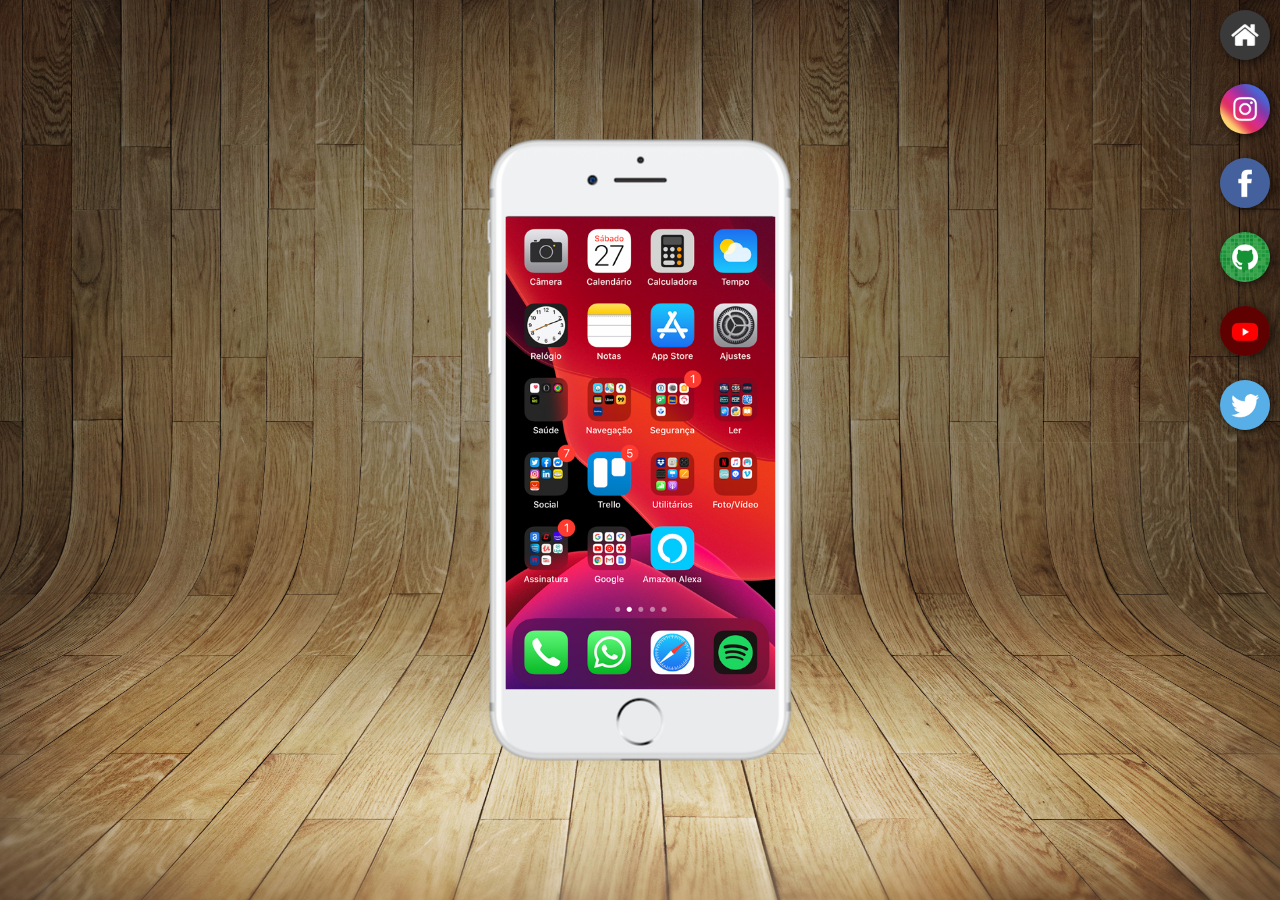
<file: index.html>
<!DOCTYPE html>
<html lang="pt-br">
<head>
    <meta charset="UTF-8">
    <meta name="viewport" content="width=device-width, initial-scale=1.0">
    <title>Projeto Redes Sociais</title>
    <link rel="stylesheet" href="estilos/style.css">
</head>
<body>
    <main>
        <section id="telefone">
            <iframe src="home.html" frameborder="0" name="tela" id="tela"></iframe>
        </section>
        <section id="redes-sociais">
            <a href="home.html" target="tela" class="home"><img src="imagens/logo-home.jpg" alt=""></a><br>
            <a href="instagram.html" target="tela" class="instagram"><img src="imagens/logo-instagram.jpg" alt=""></a><br>
            <a href="facebook.html" target="tela"><img src="imagens/logo-facebook.jpg" alt=""></a><br>
            <a href="github.html" target="tela"><img src="imagens/logo-github.jpg" alt=""></a><br>
            <a href="youtube.html" target="tela"><img src="imagens/logo-youtube.jpg" alt=""></a><br>
            <a href="twitter.html" target="tela" class="youtube"><img src="imagens/logo-twitter.jpg" alt=""></a>

        </section>
    </main>
</body>
</html>
</file>
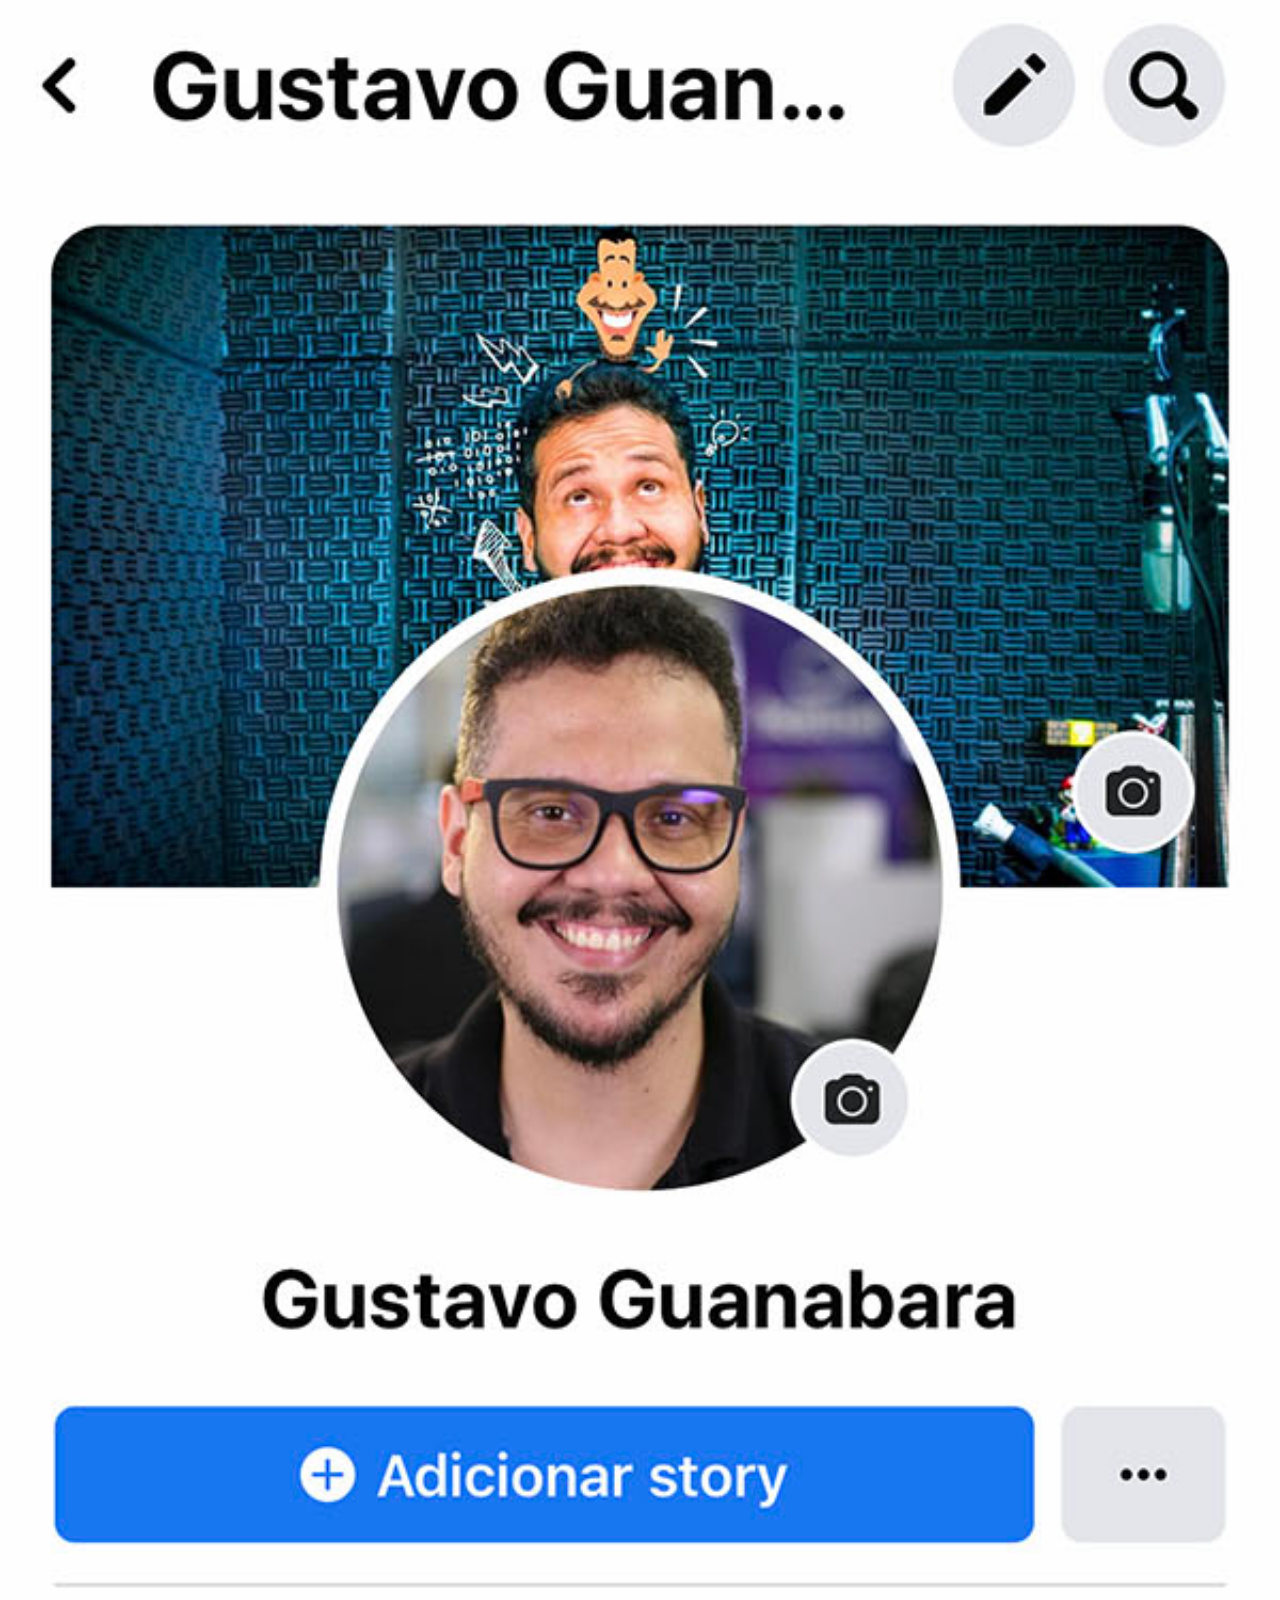
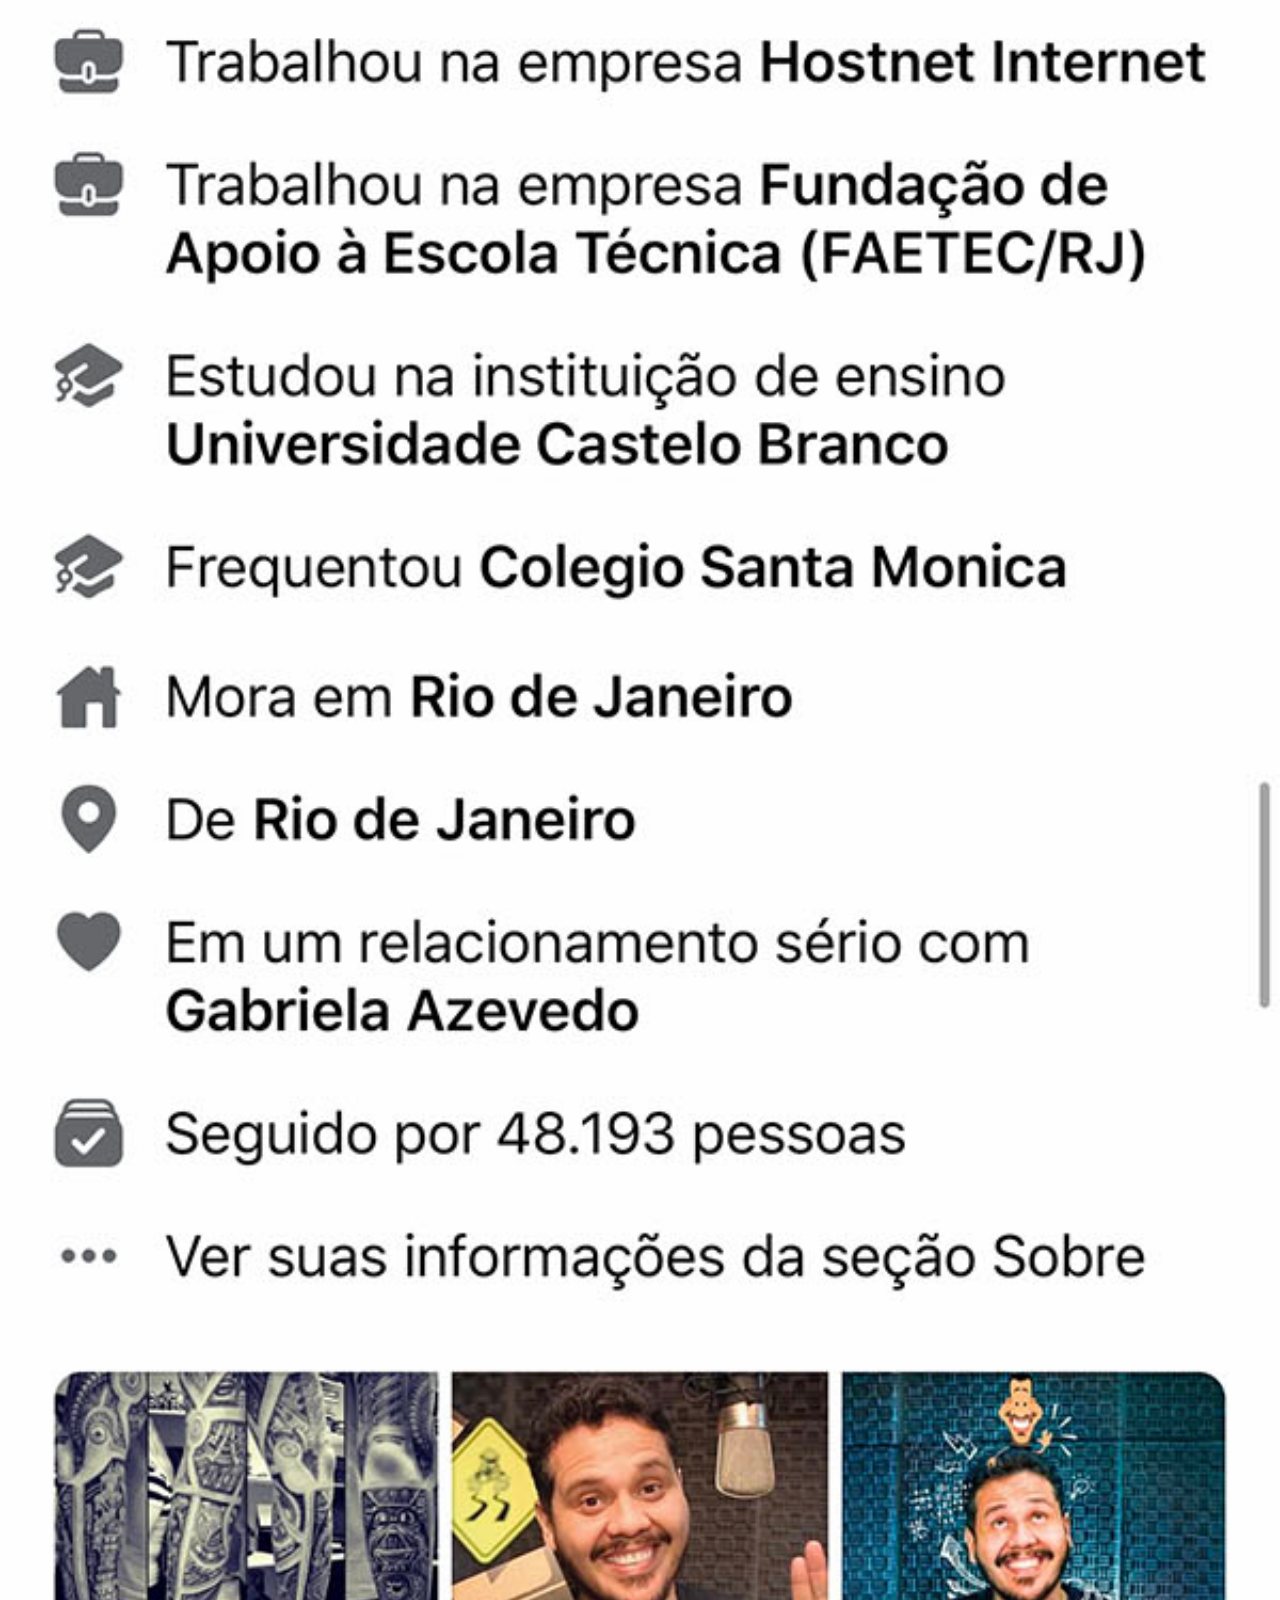
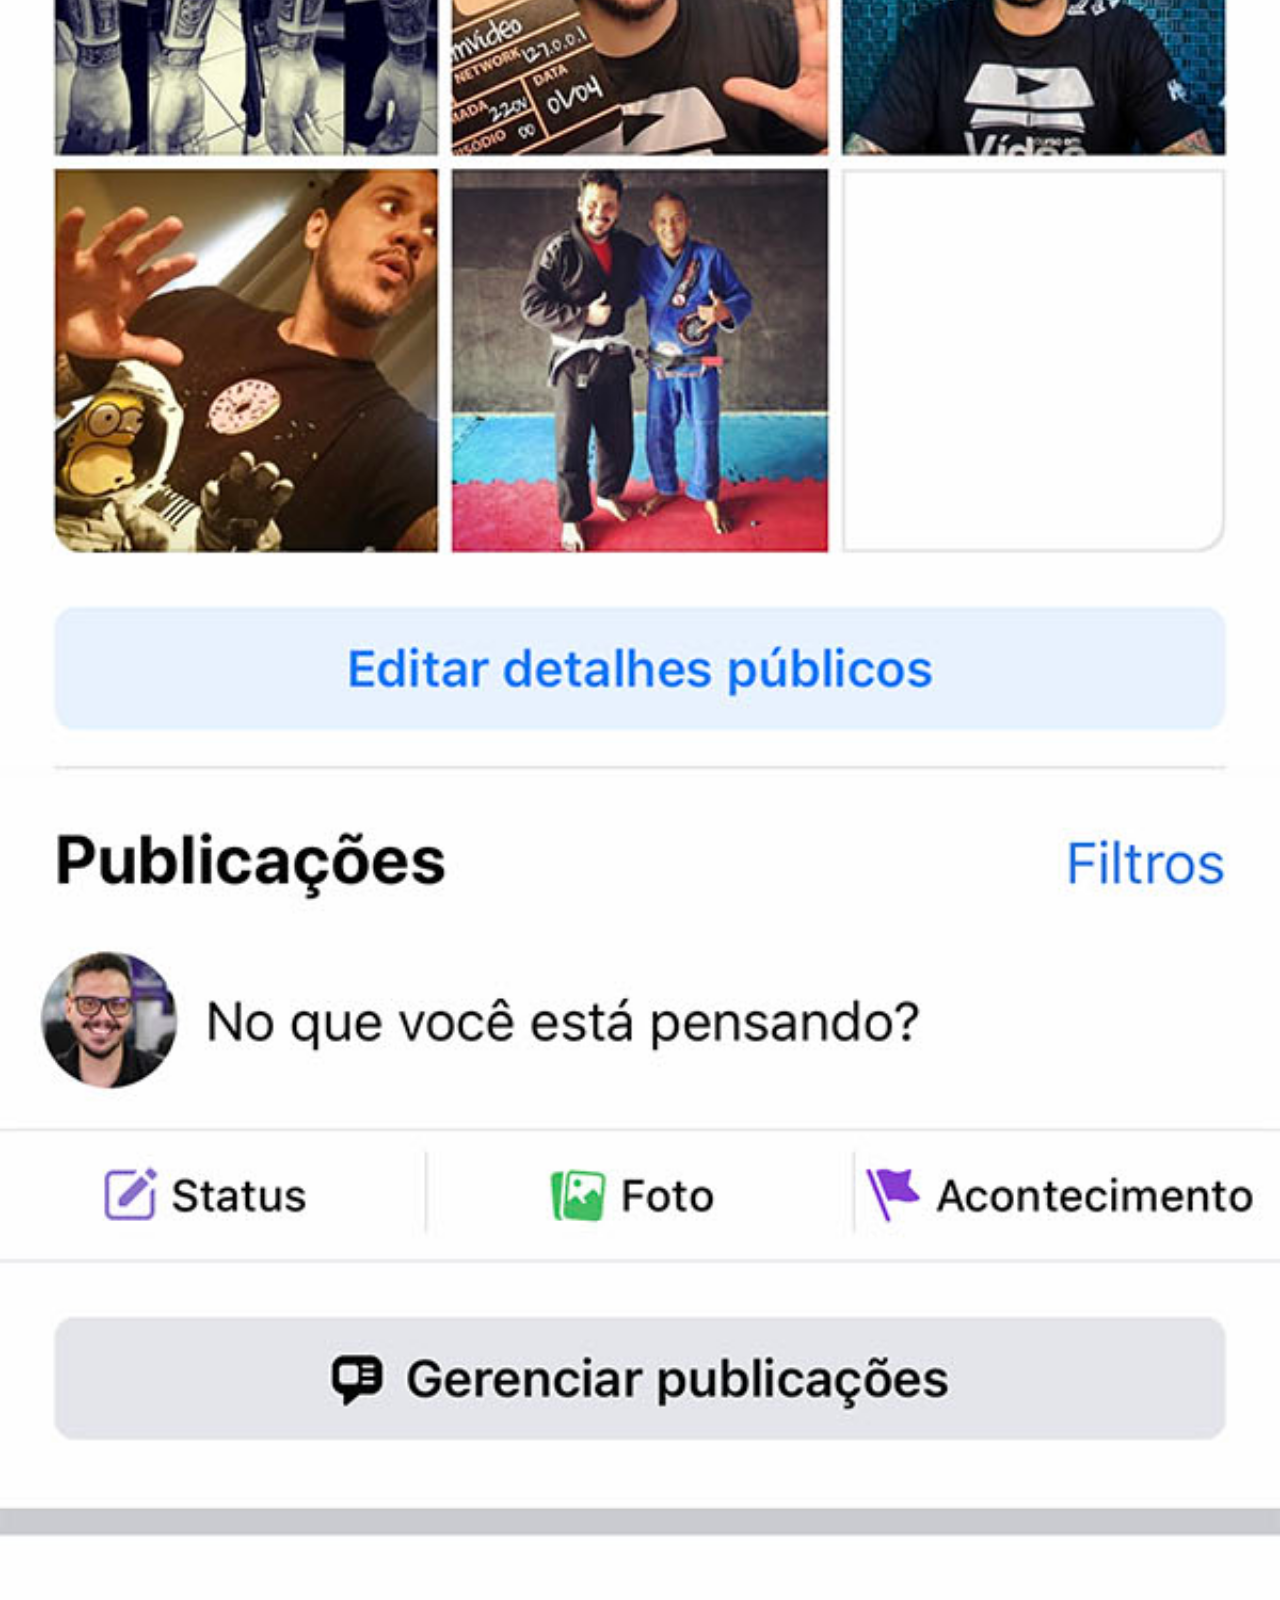
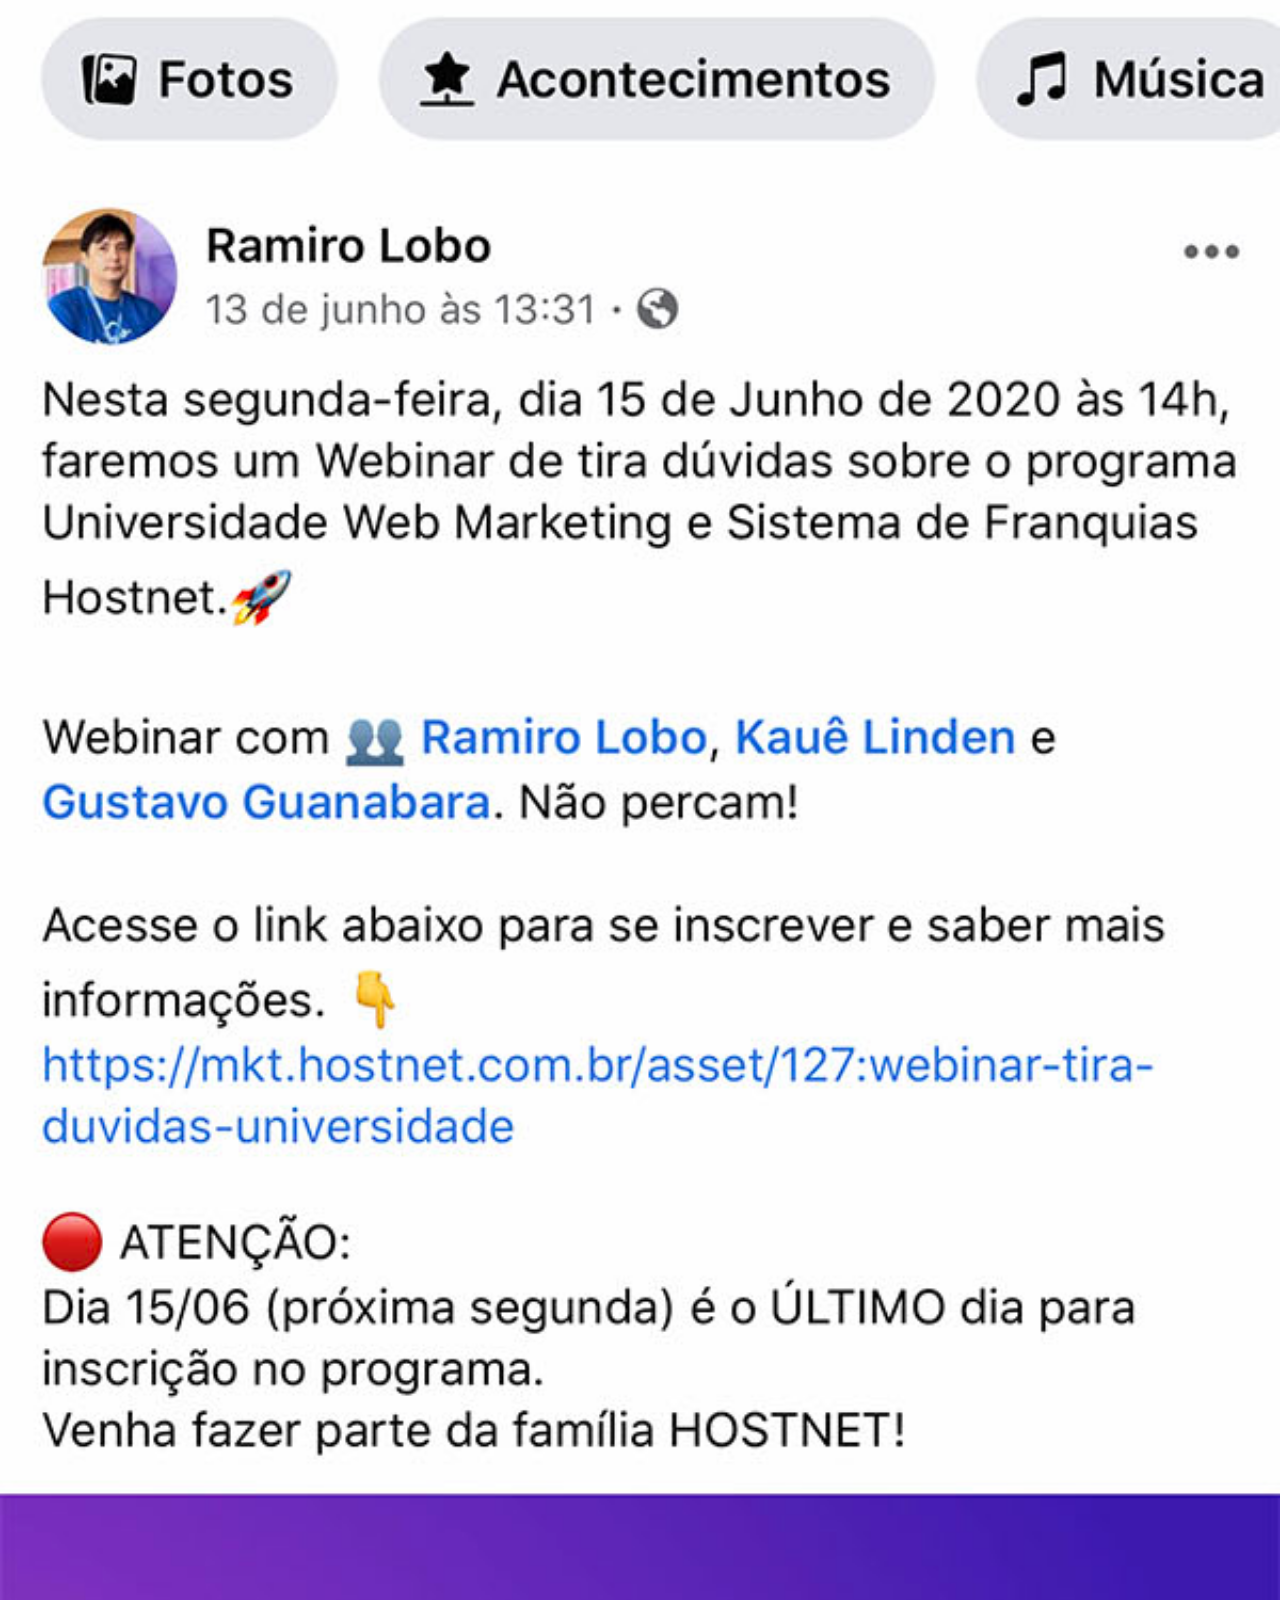
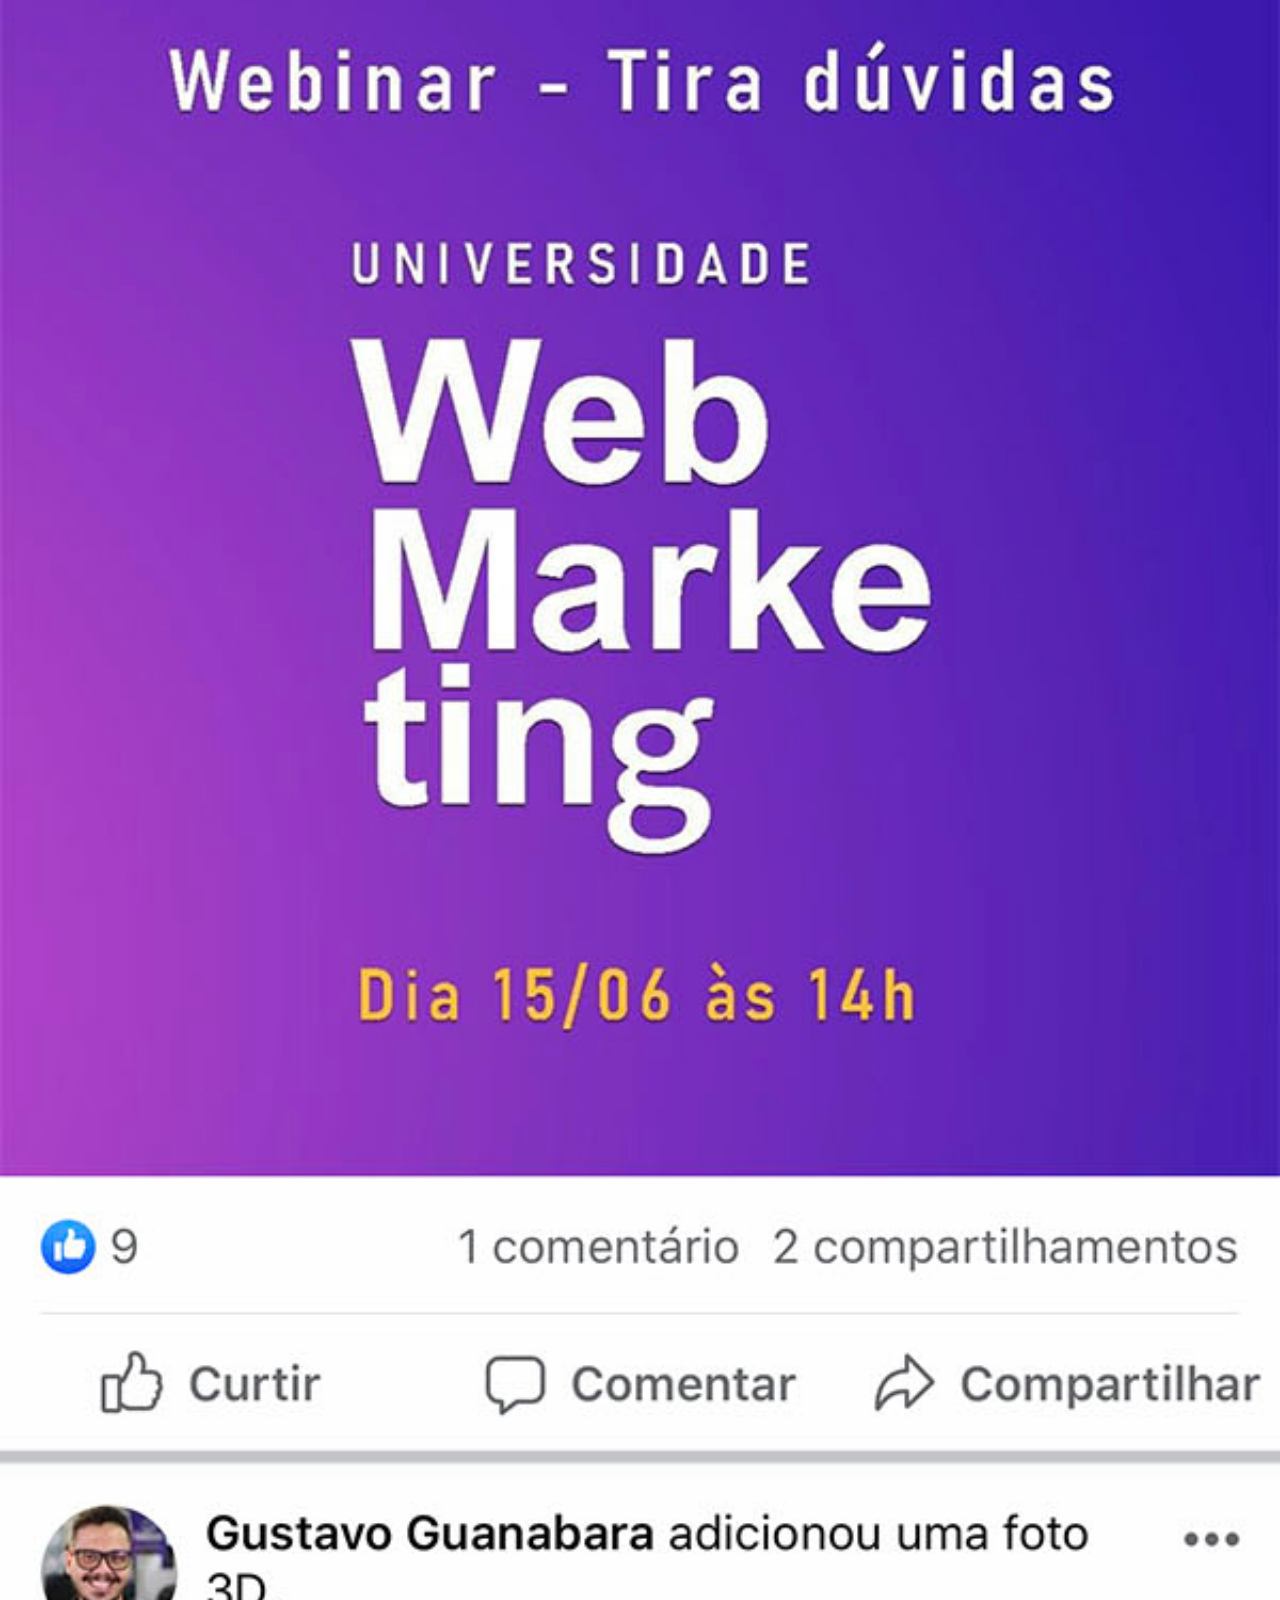
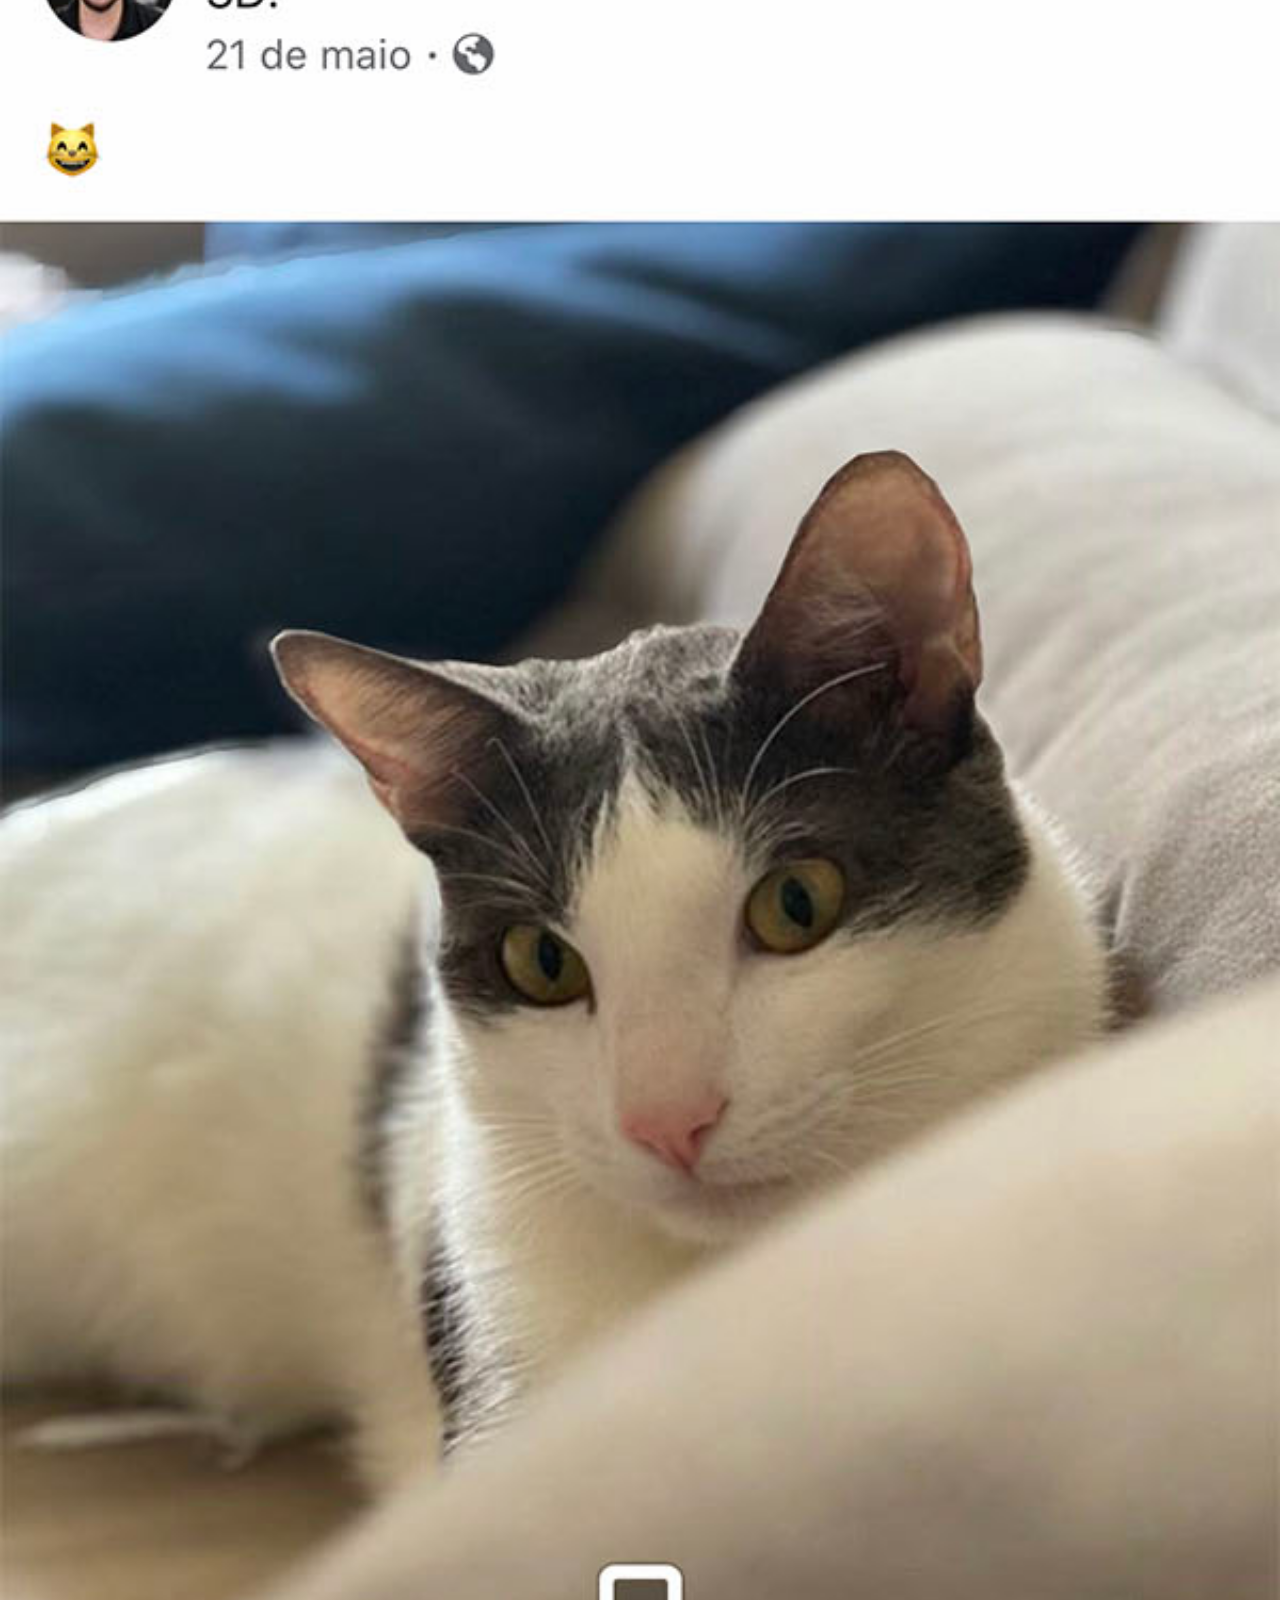
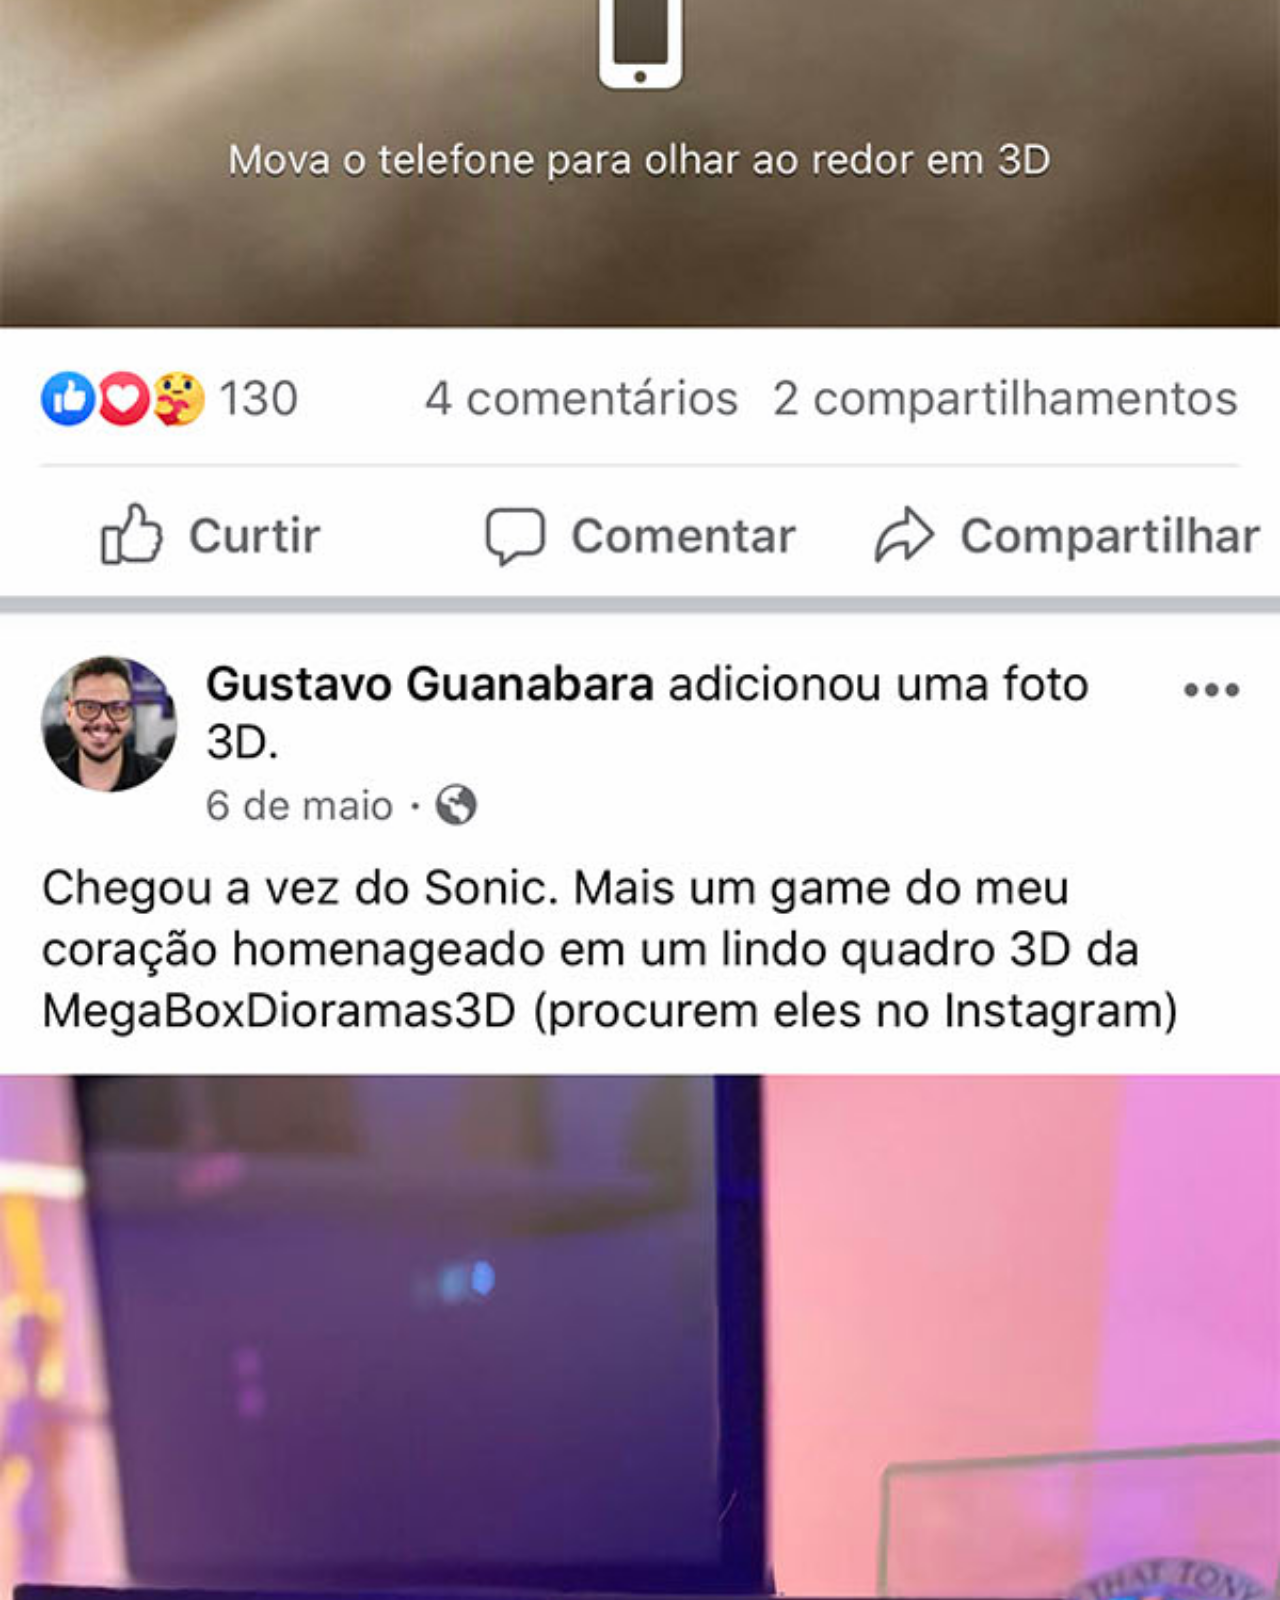
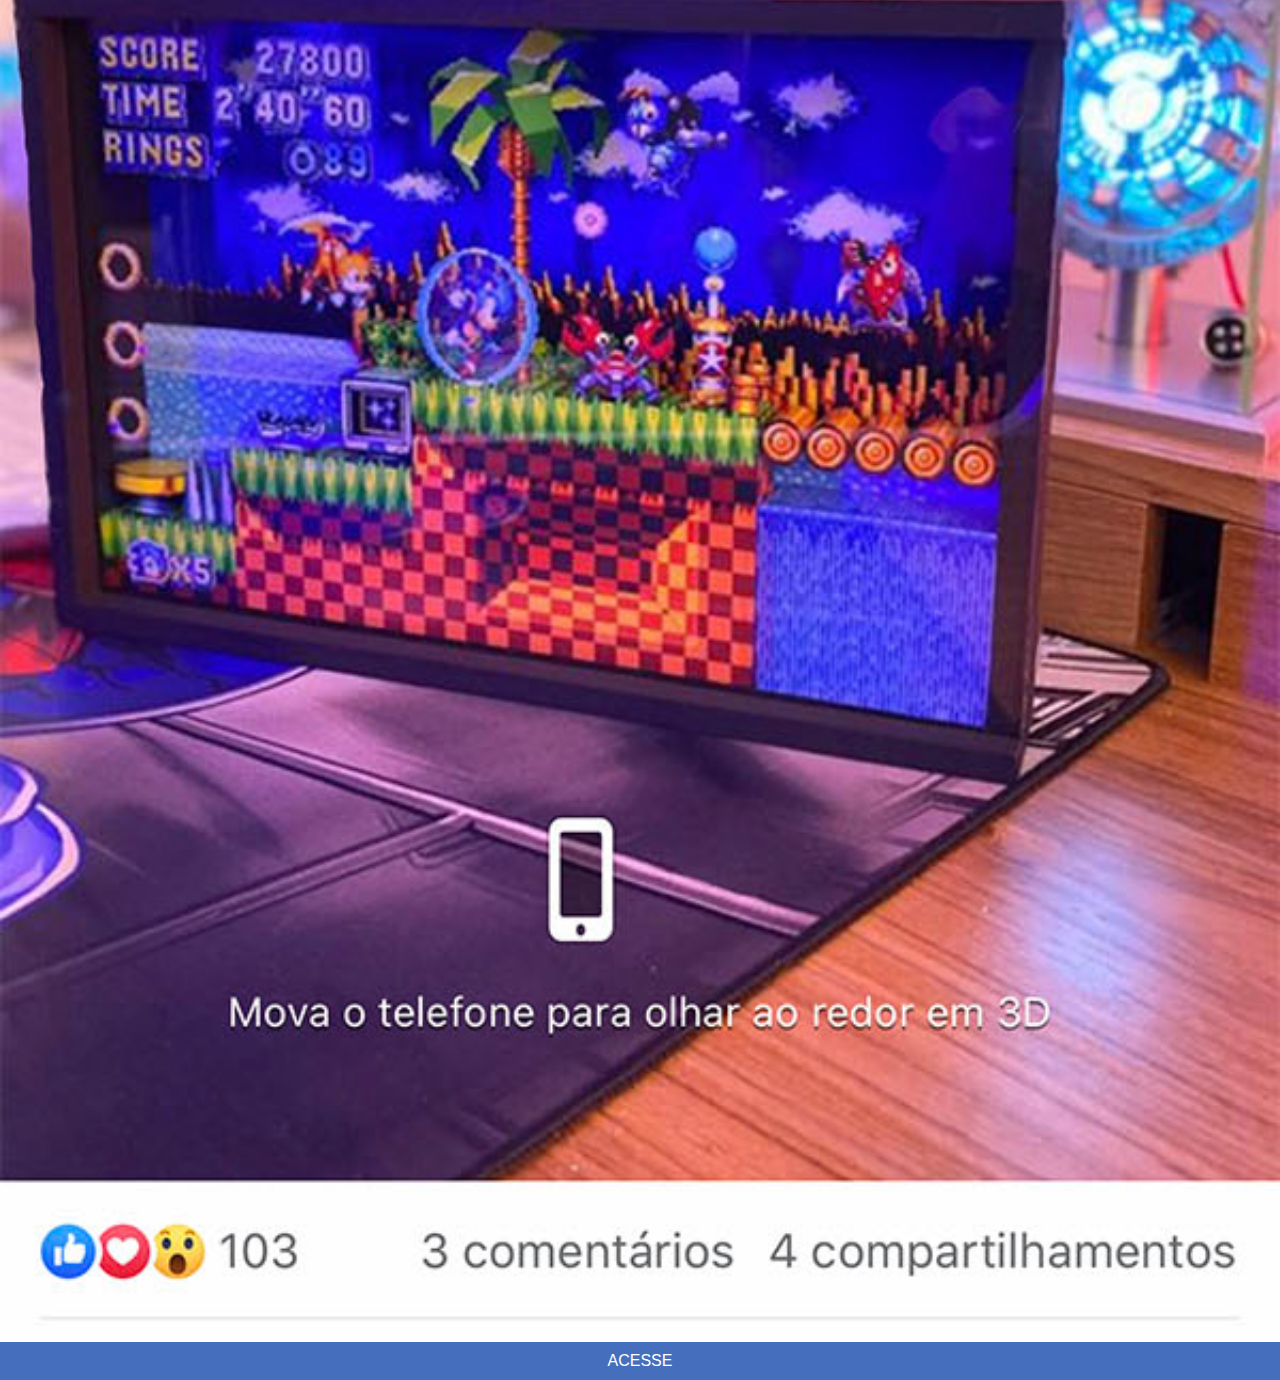
<file: facebook.html>
<!DOCTYPE html>
<html lang="pt-br">
<head>
    <meta charset="UTF-8">
    <meta name="viewport" content="width=device-width, initial-scale=1.0">
    <title>Facebook</title>
    <style>
*{
    margin: 0px;
    padding: 0px;
    font-family: Impact, Haettenschweiler, 'Arial Narrow Bold', sans-serif;
}
::-webkit-scrollbar{
            width: 0px;
            height: 0px;
        }
img {
    width: 100%;
}
a{
    display: block;
    text-align: center;
    padding: 10px;
    background-color: #456fbd;
    color: white;
    text-decoration: none;

}
a:hover{
    background-color: white;
    color:#456fbd ;
    transition: .5s;
}

    </style>
</head>
<body>
    <img src="imagens/tela-facebook.jpg" alt="Facebook">
    <a href="https://www.facebook.com/" target="_blank">ACESSE</a>
</body>
</html>
</file>
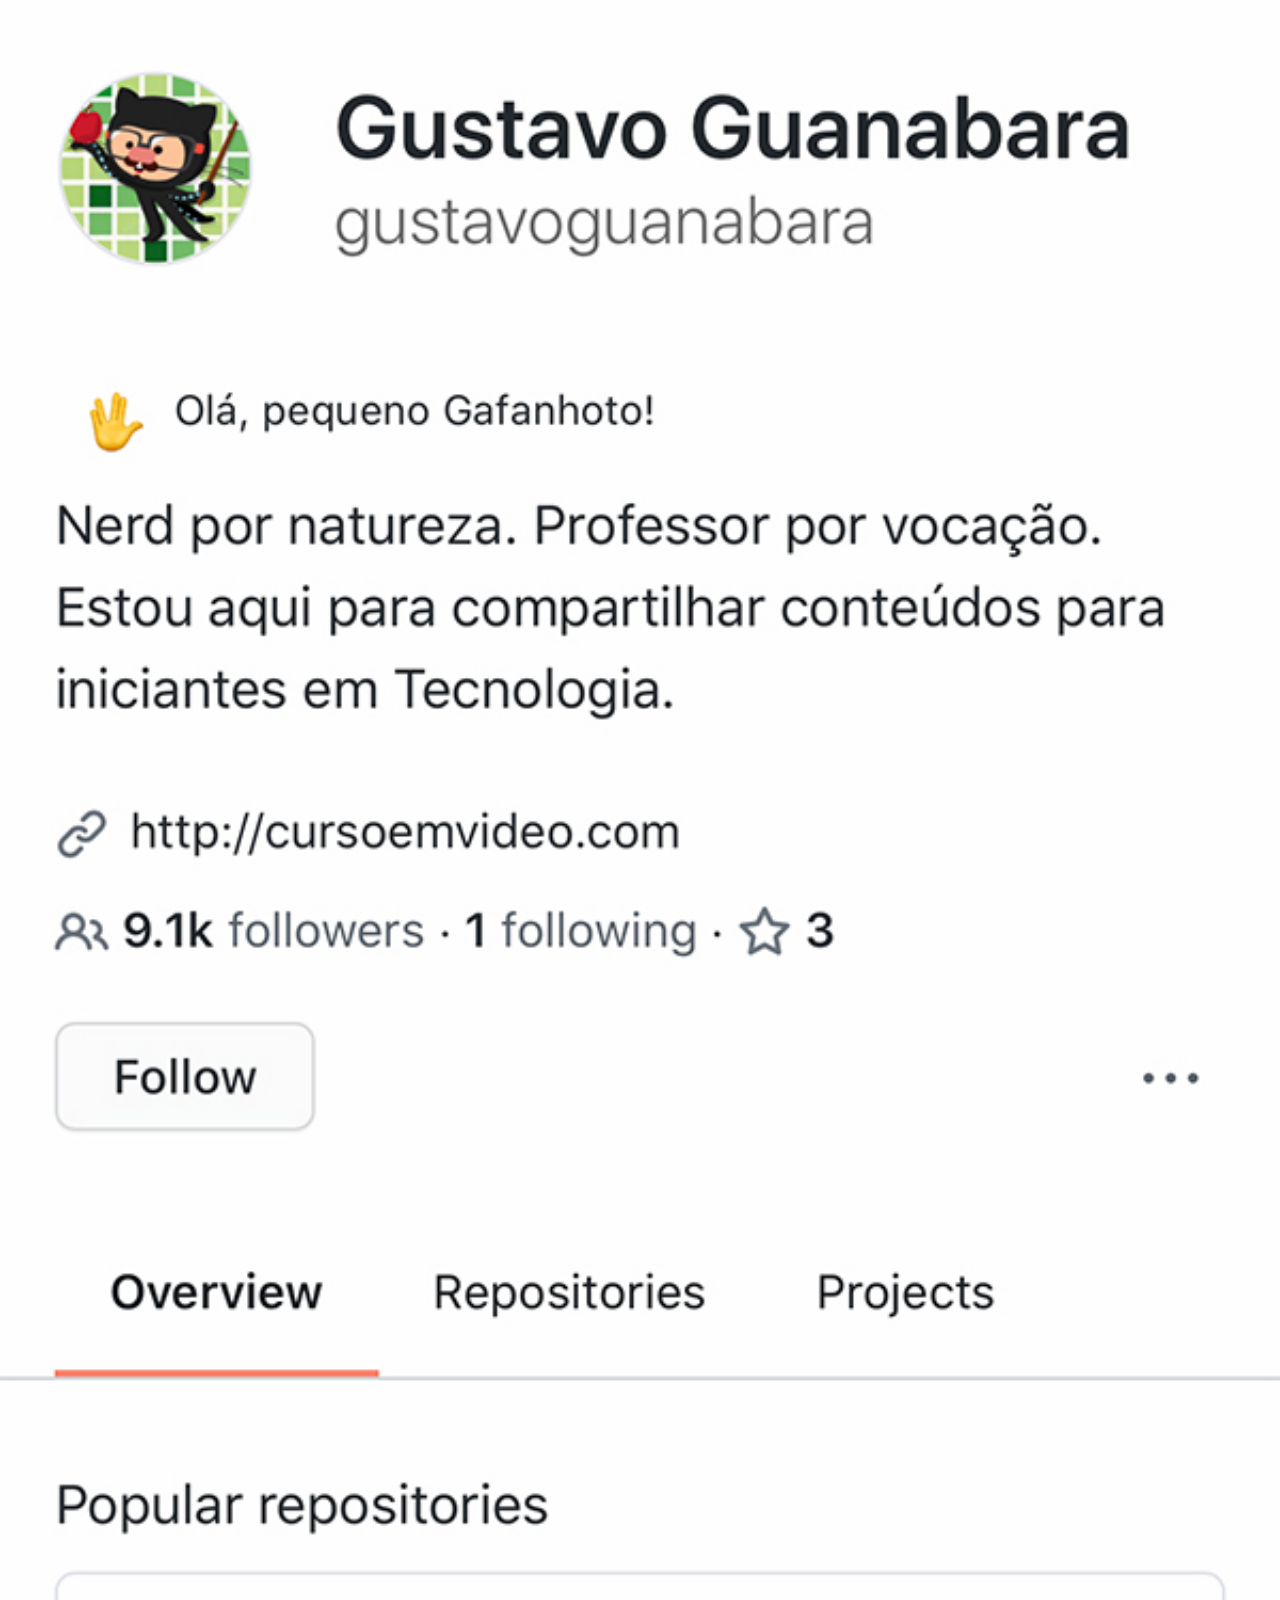
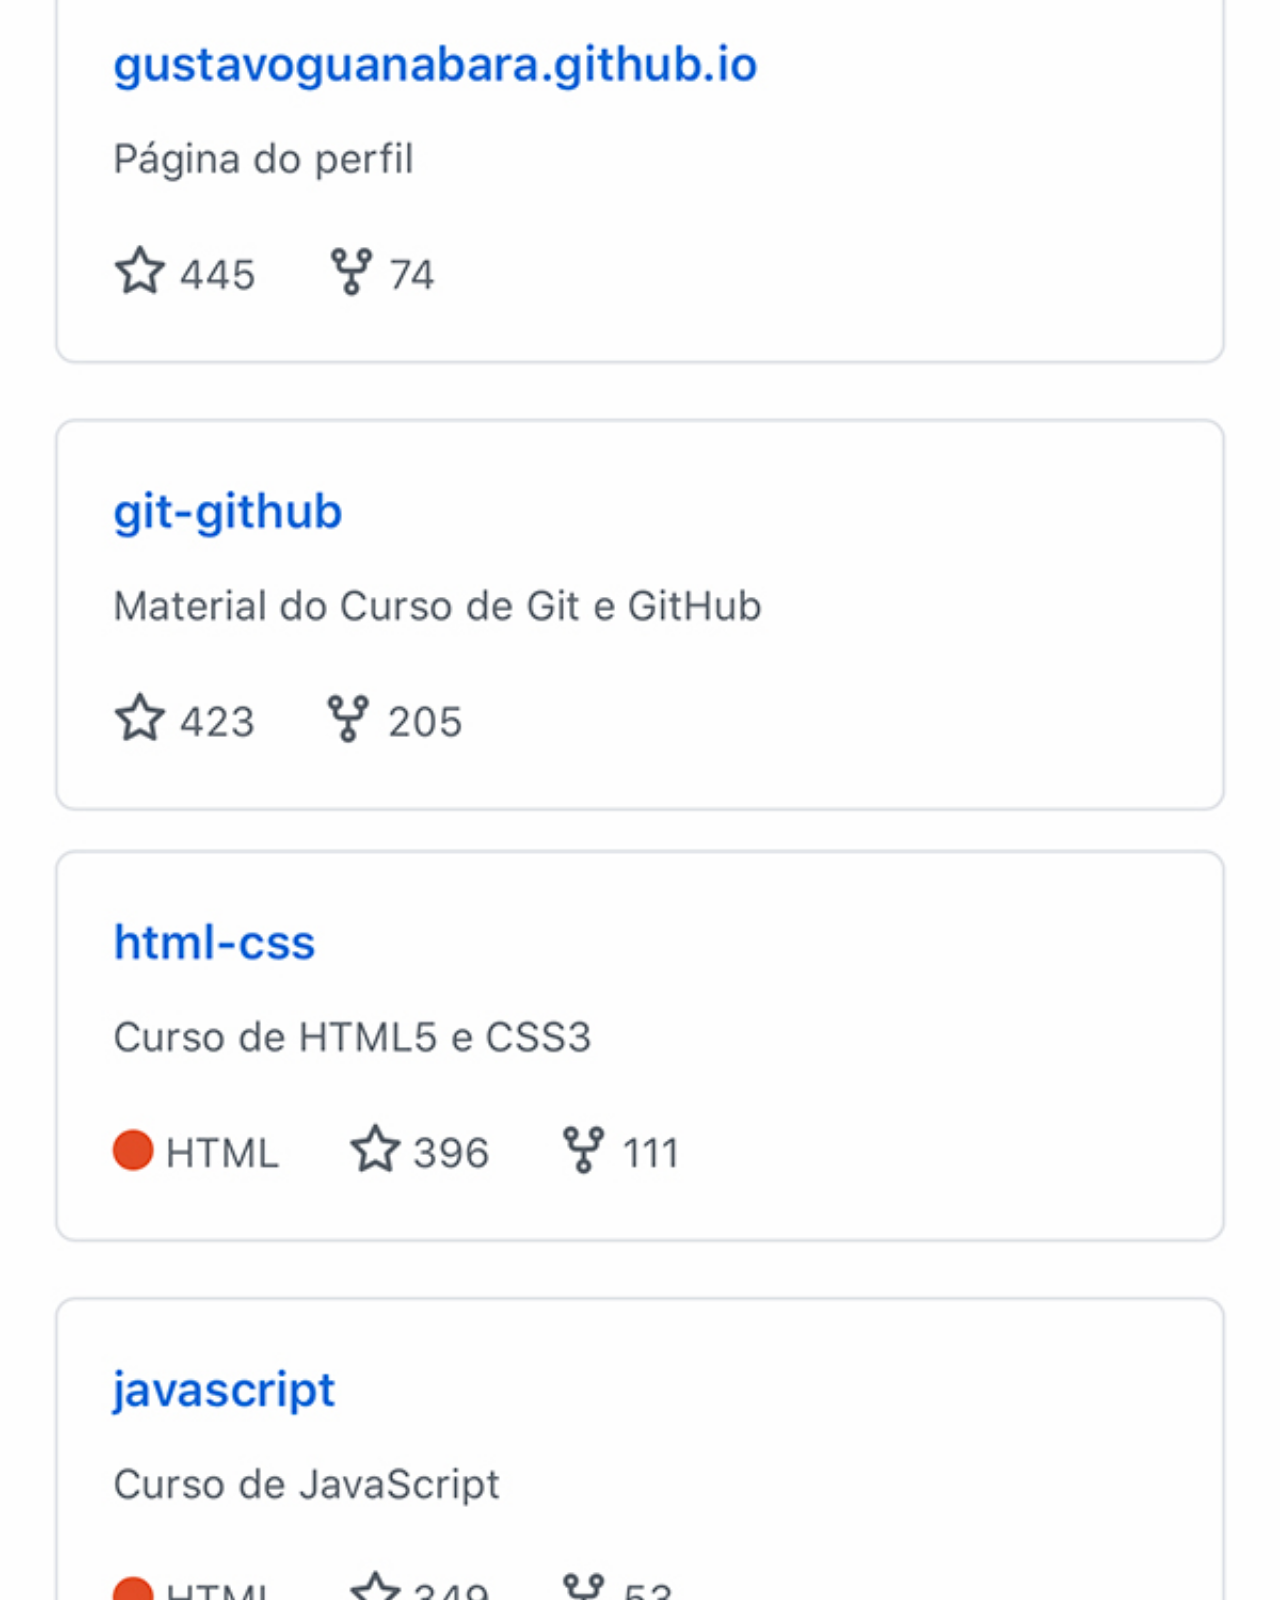
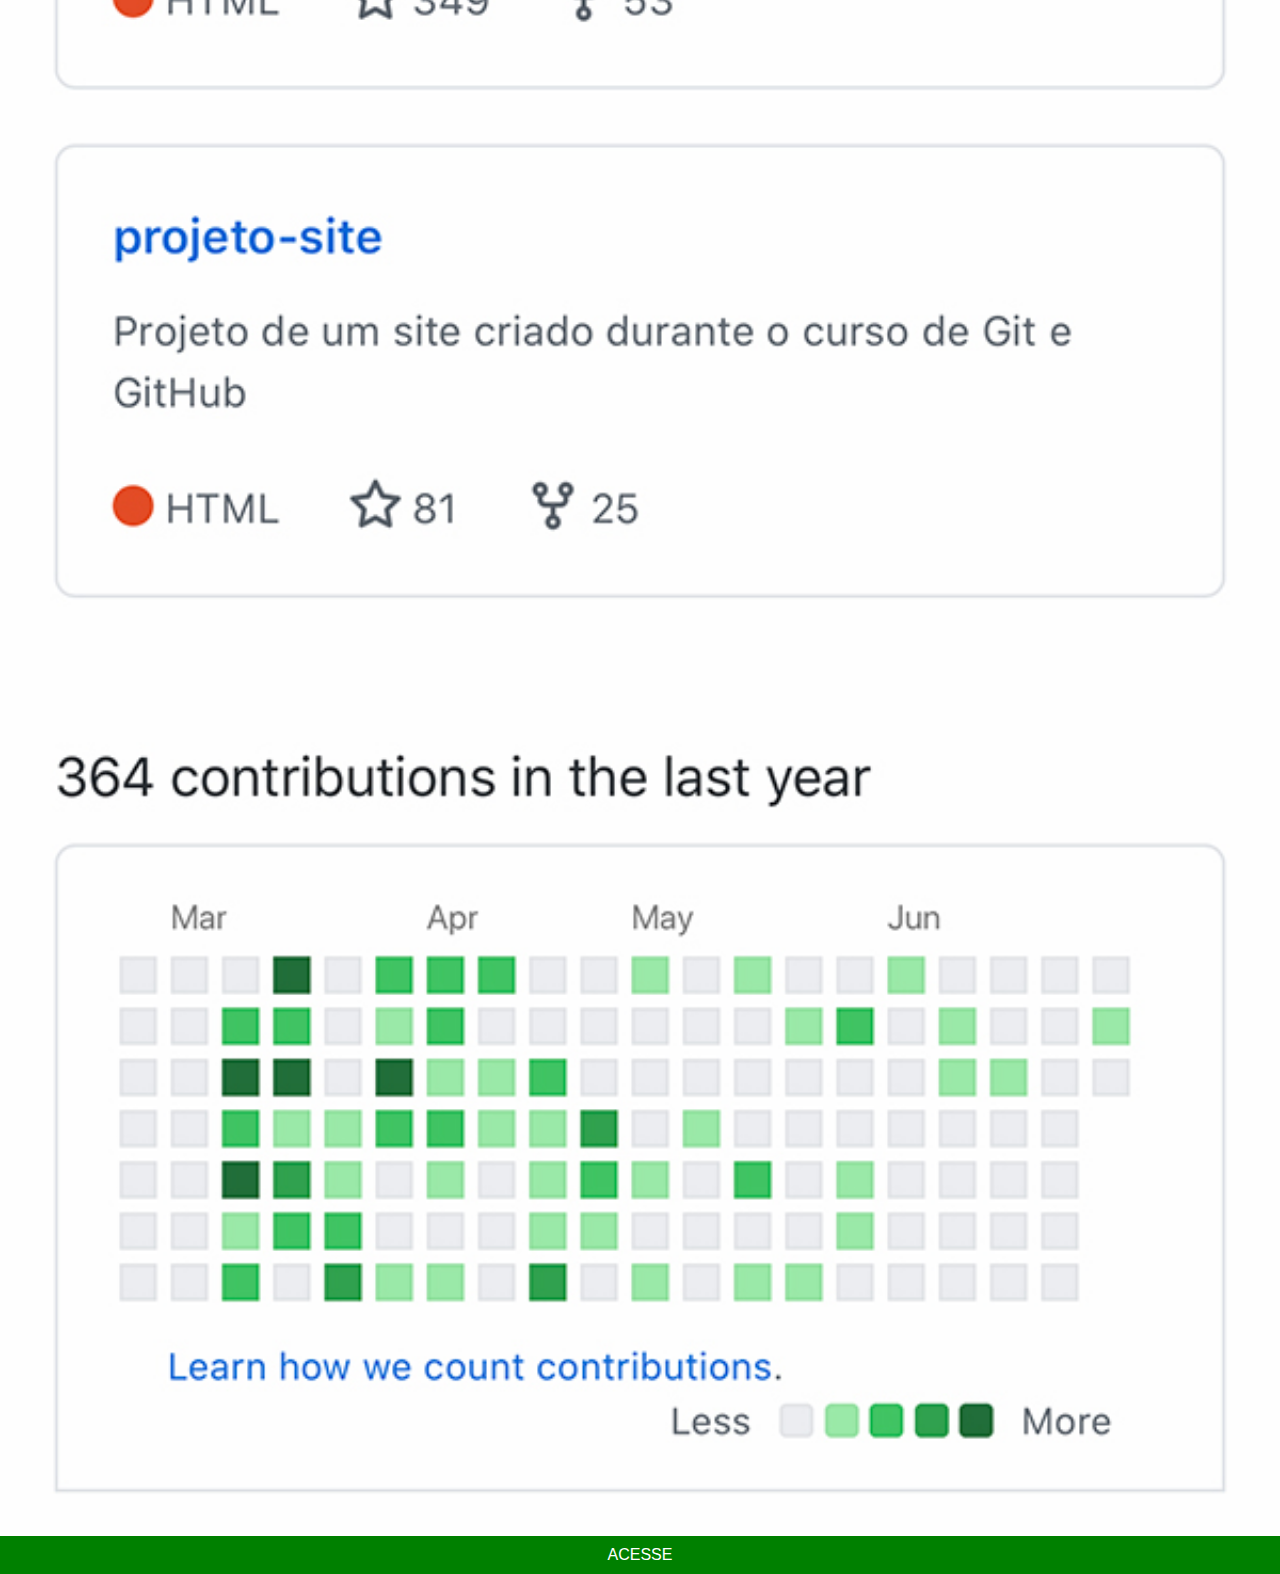
<file: github.html>
<!DOCTYPE html>
<html lang="pt-br">
<head>
    <meta charset="UTF-8">
    <meta name="viewport" content="width=device-width, initial-scale=1.0">
    <title>GitHub</title>
    <style>
        *{
        
            margin: 0px;
            padding: 0px;
            font-family: Impact, Haettenschweiler, 'Arial Narrow Bold', sans-serif;
        }
        ::-webkit-scrollbar{
            width: 0px;
            height: 0px;
        }
        img{
            width: 100%;
}
        a {
            display: block;
            text-align: center;
            color:white;
            padding: 10px;
            text-decoration: none;
            background-color: green;
            }
        a:hover {
            background-color: white;
            color: green;
            transition: background-color 0.5s, color 0.5s;
        }
    </style>
</head>
<body>
    <img src="imagens/tela-github.jpg" alt="Github">
    <a href="https://victorh25.github.io/html-css/" target="_blank">ACESSE</a>
    
</body>
</html>
</file>
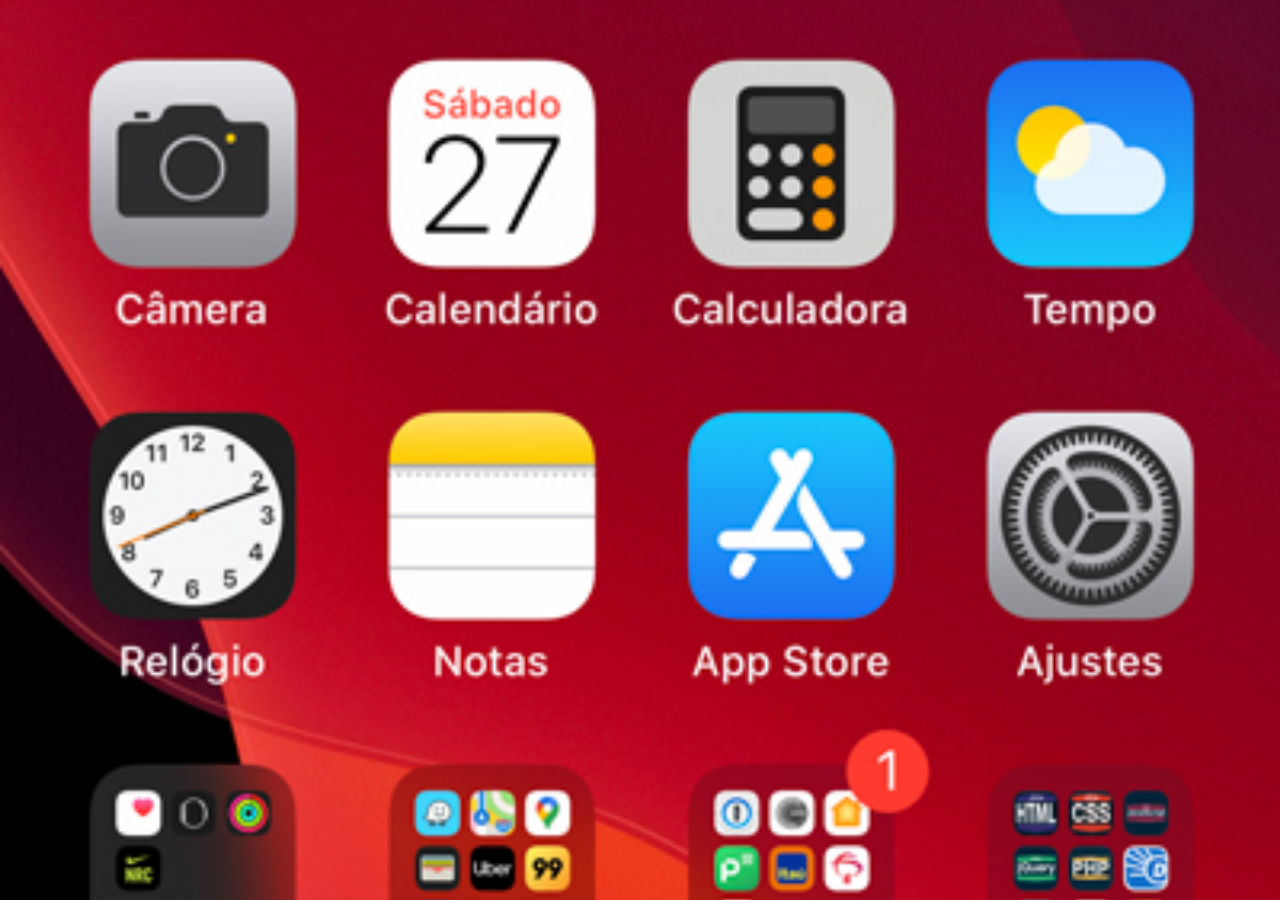
<file: home.html>
<!DOCTYPE html>
<html lang="pt-br">
<head>
    <meta charset="UTF-8">
    <meta name="viewport" content="width=device-width, initial-scale=1.0">
    <title>Tela Home</title>
    <style> 
    *{
        margin: 0px;
        padding: 0px;

    }
    body{
        height: 100%;
        width: 100%;
        background: url('imagens/tela-home.jpg') no-repeat top center;
        background-size: cover;
    }
    </style>
</head>
<body>
    
</body>
</html>
</file>
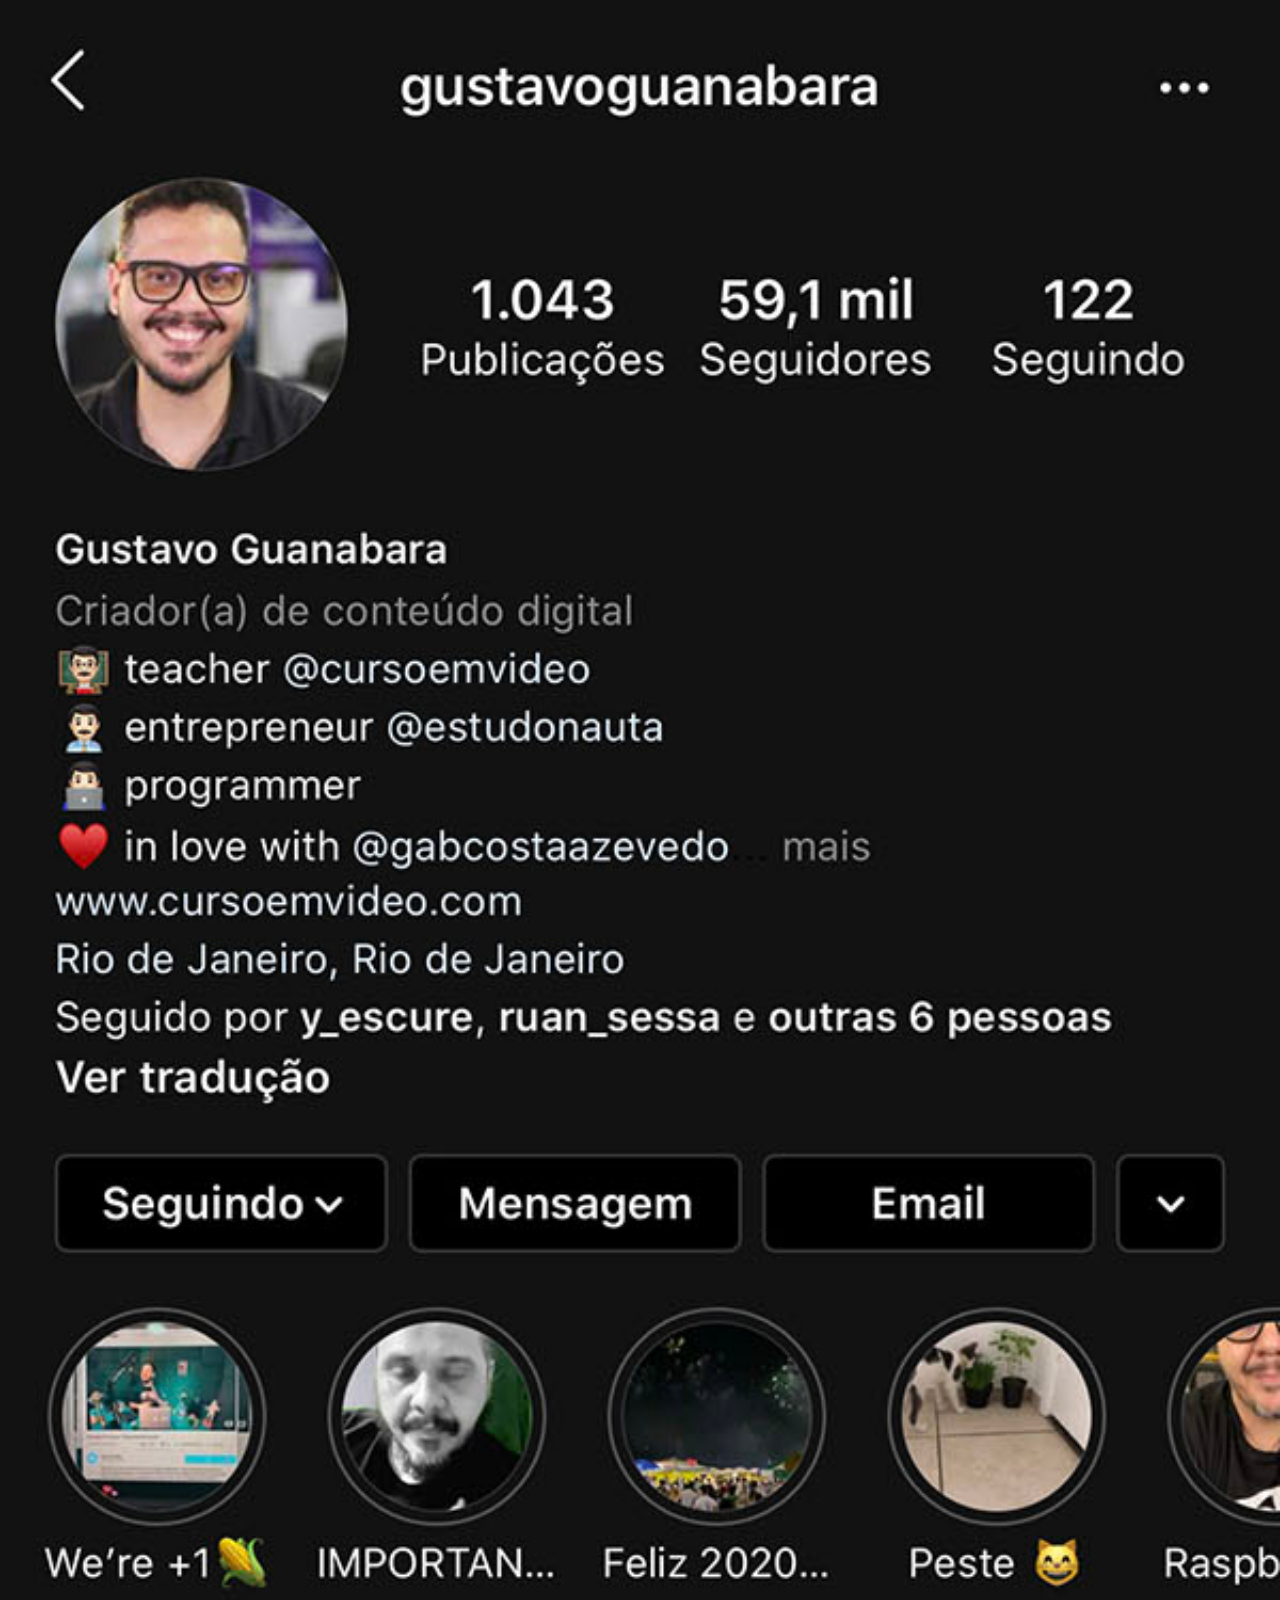
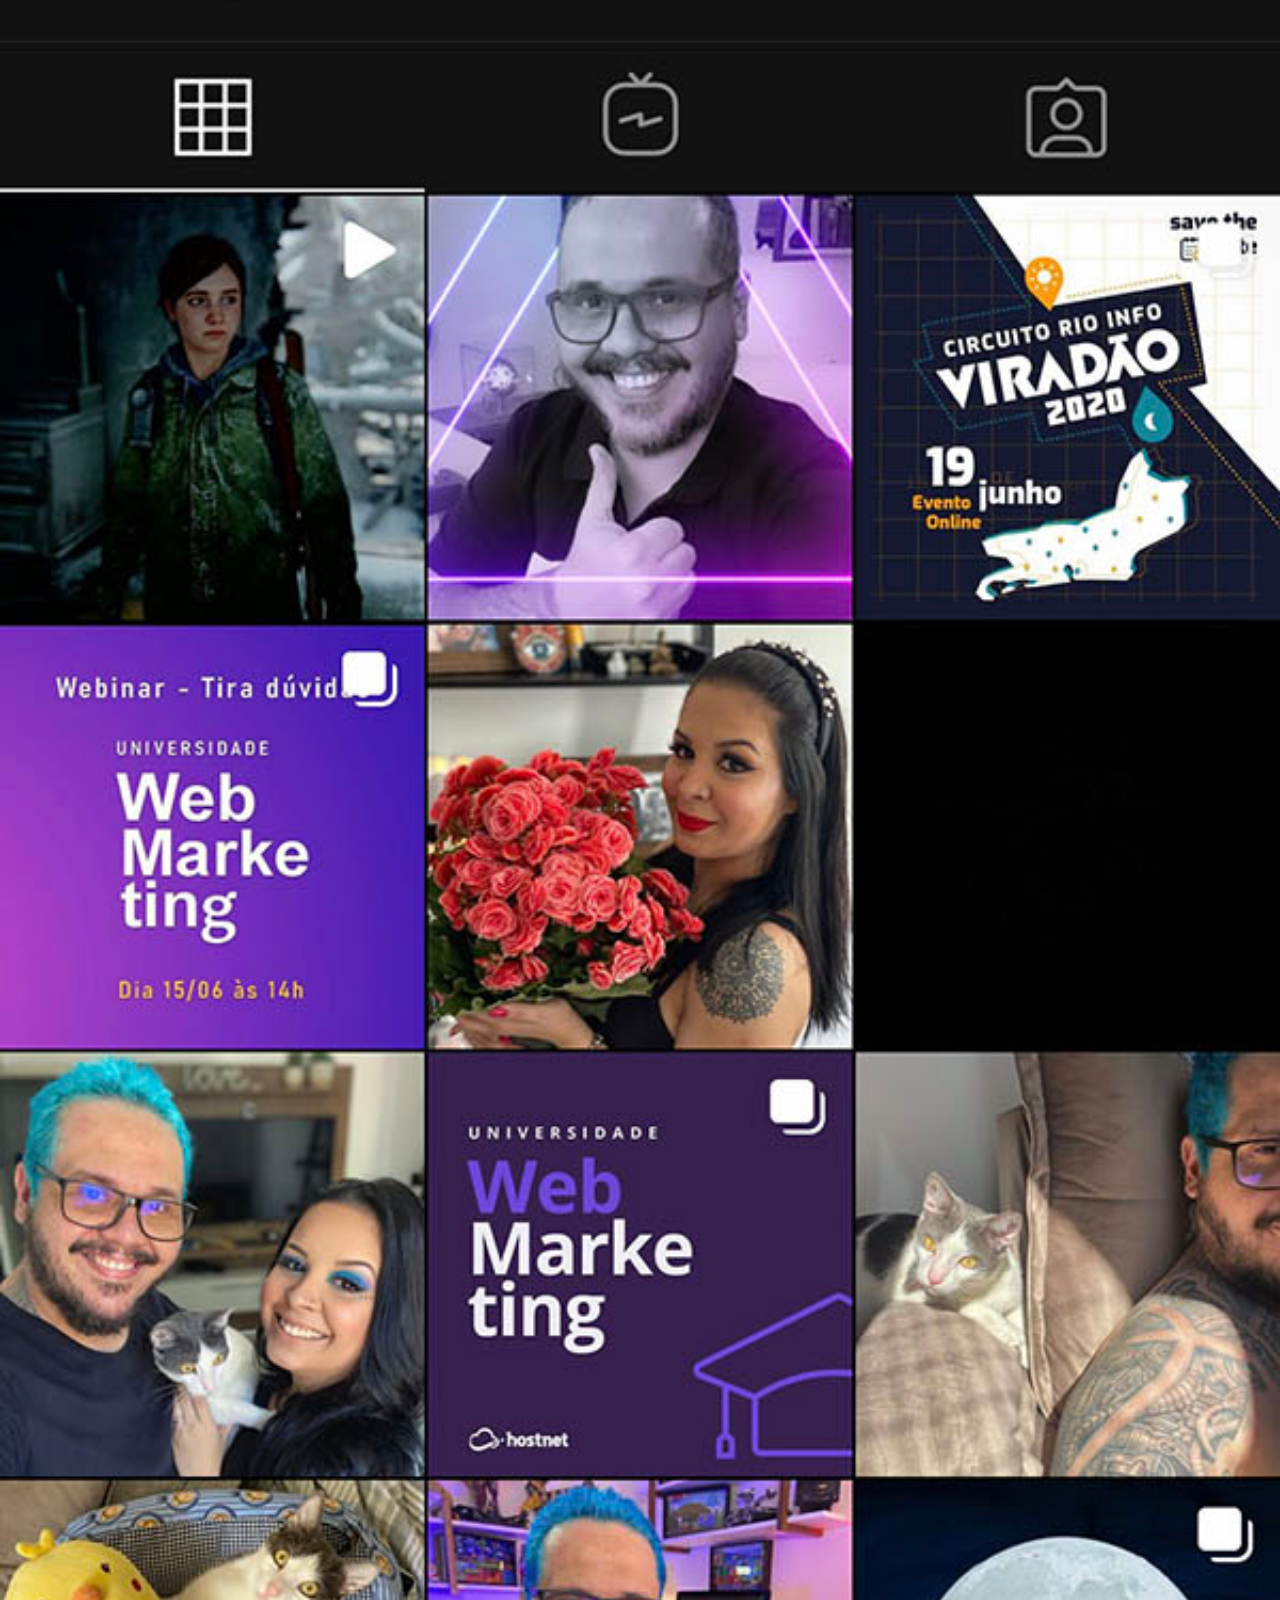
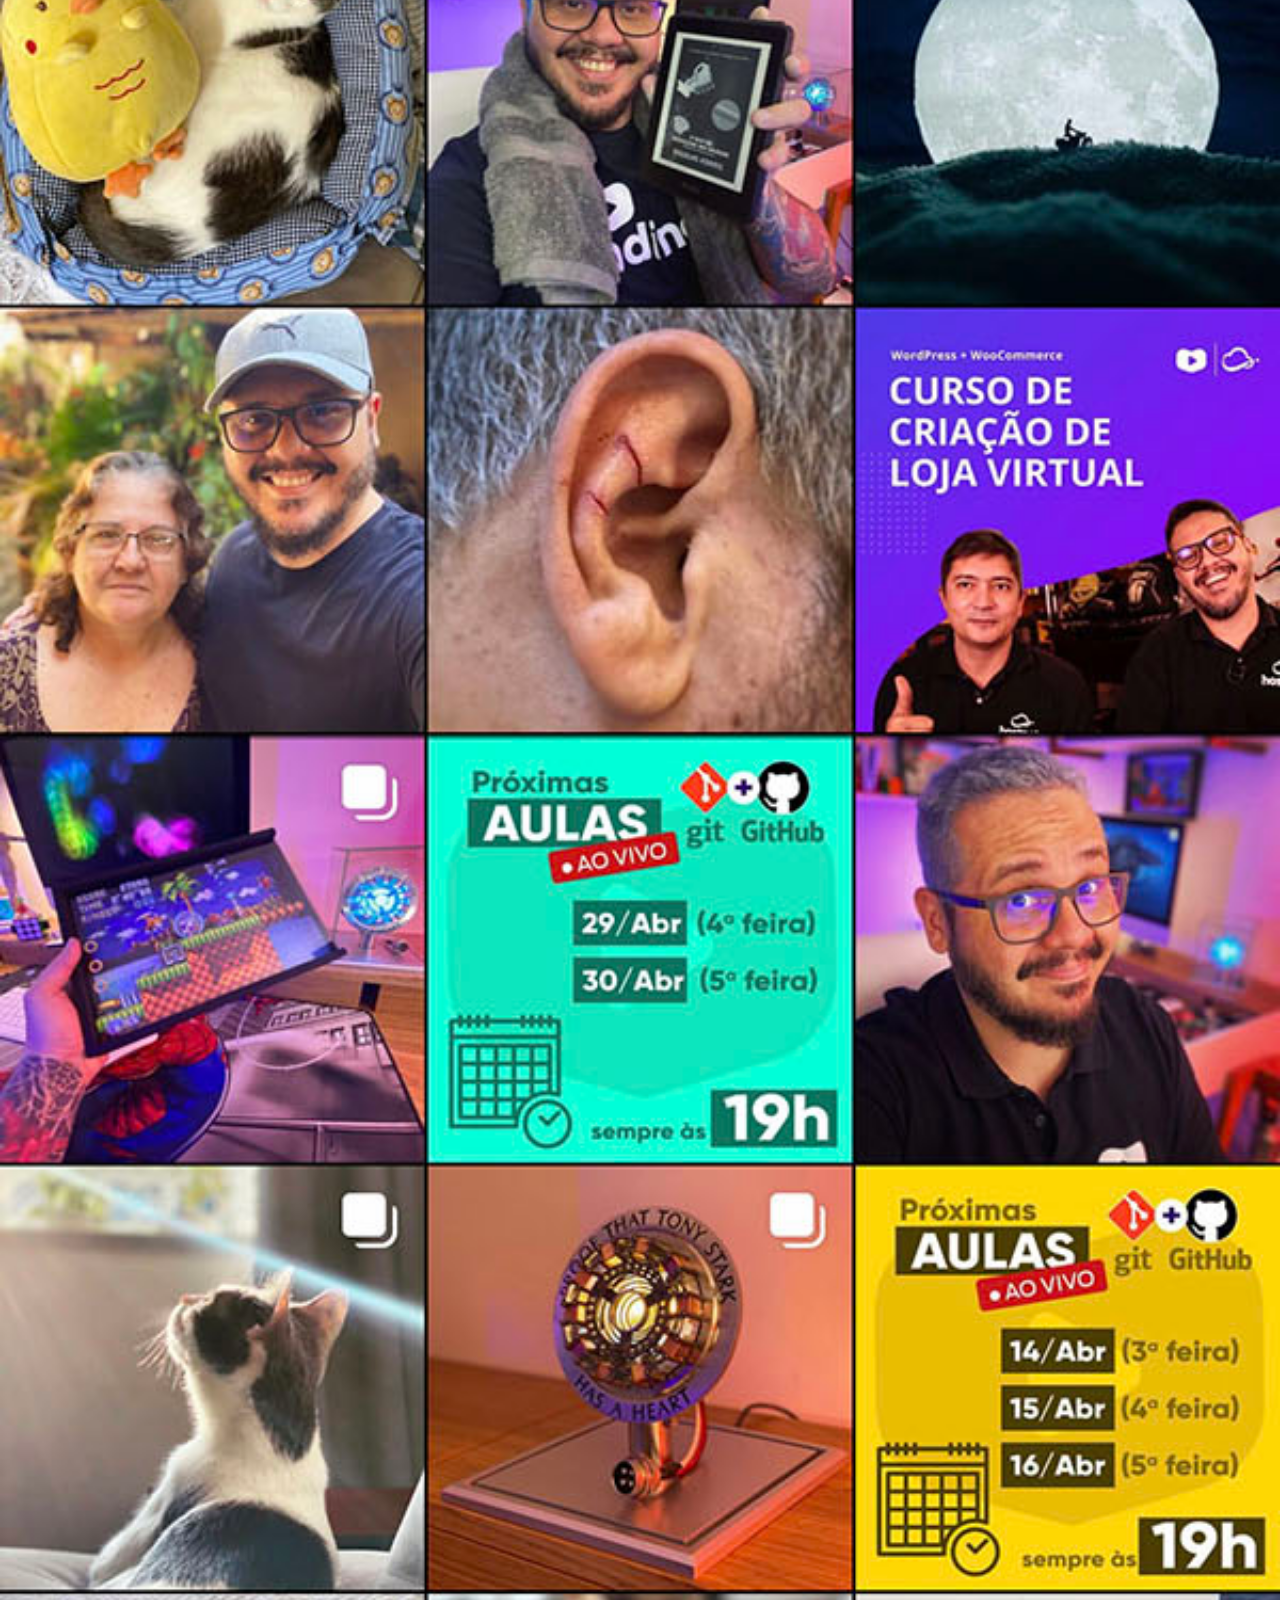
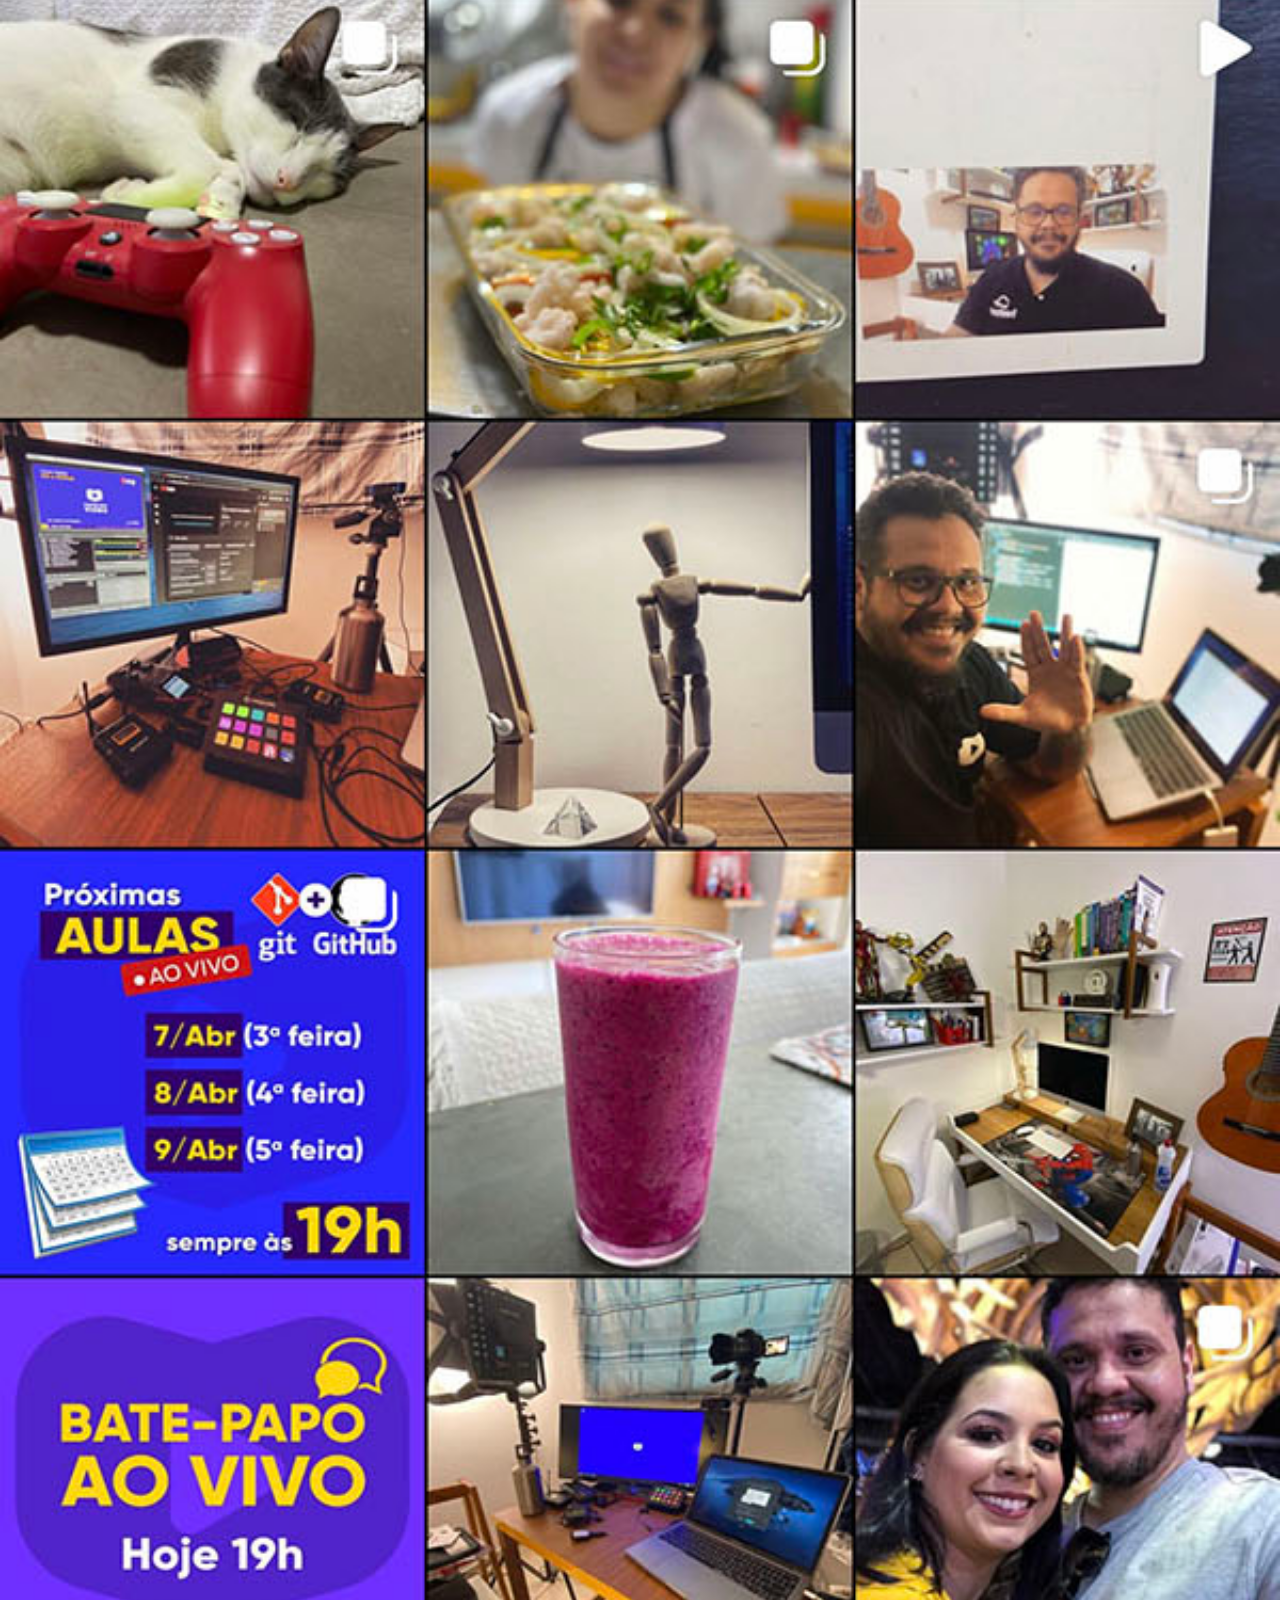
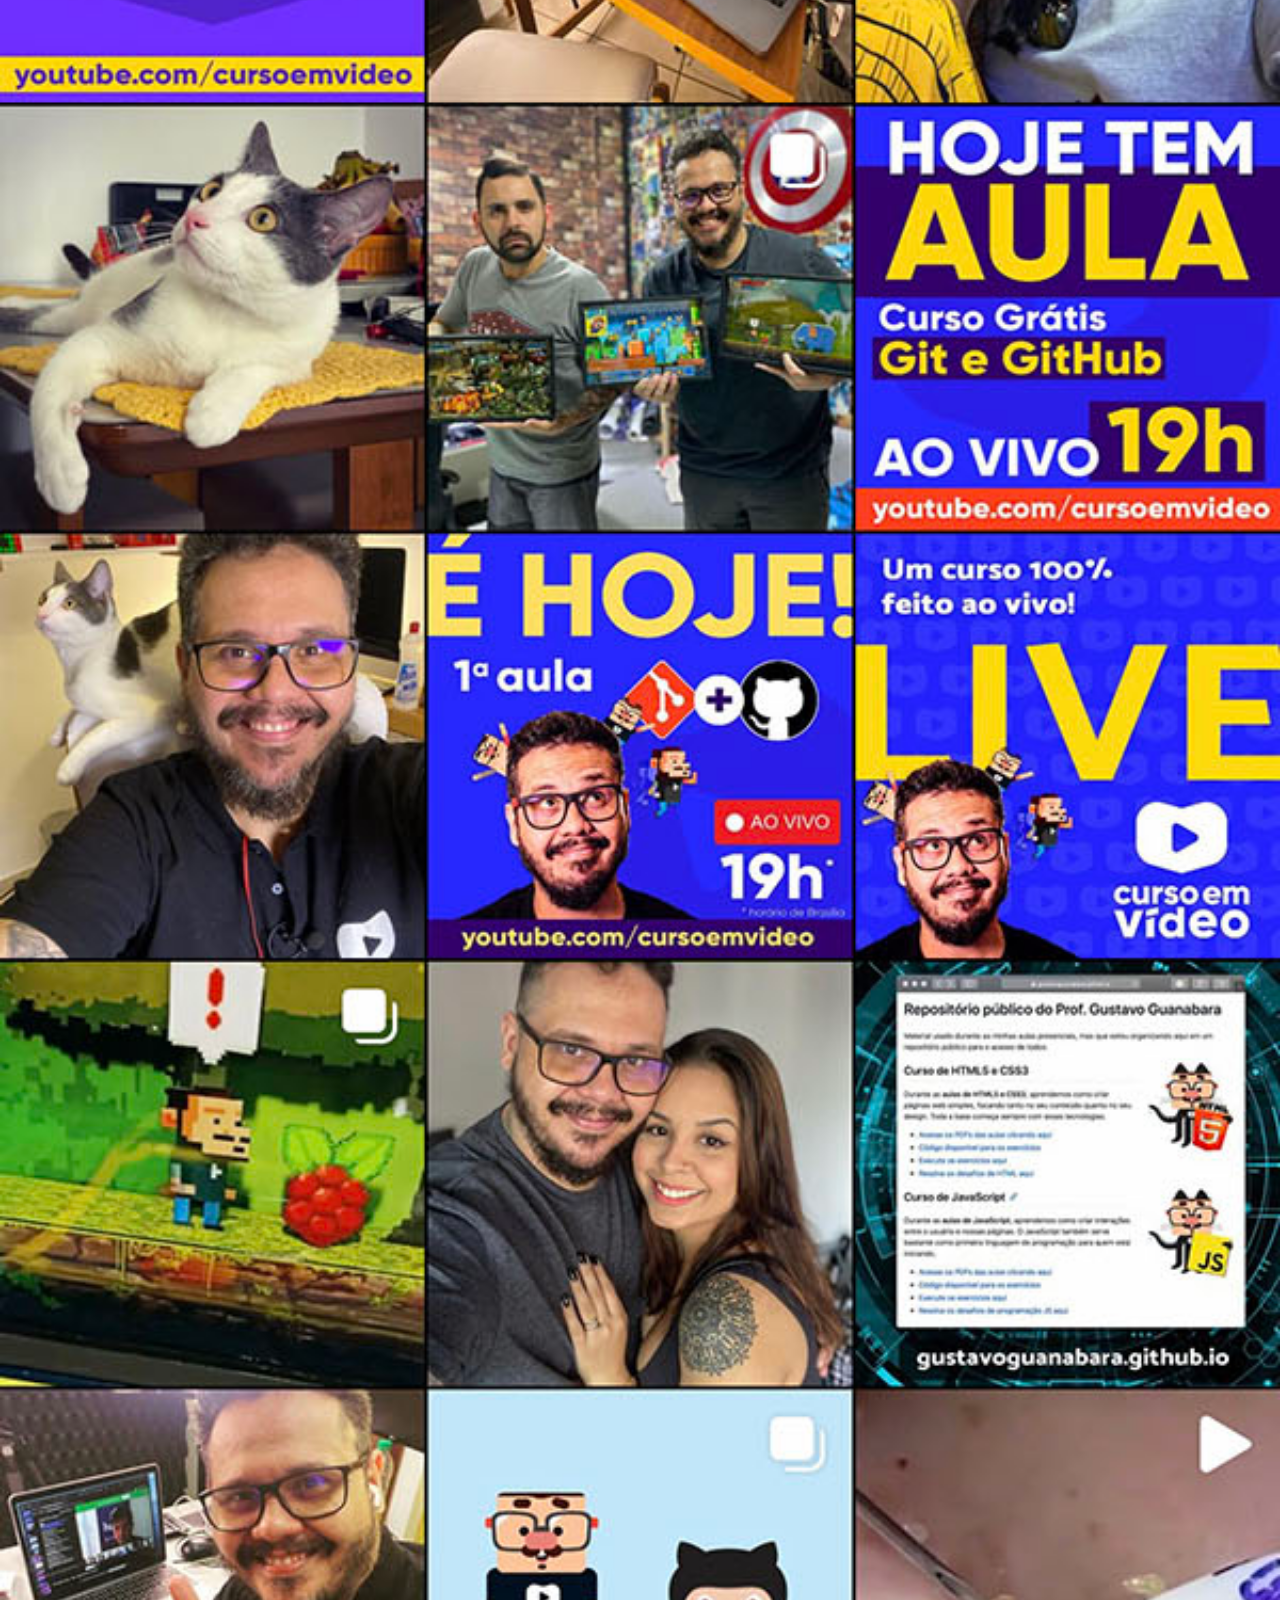
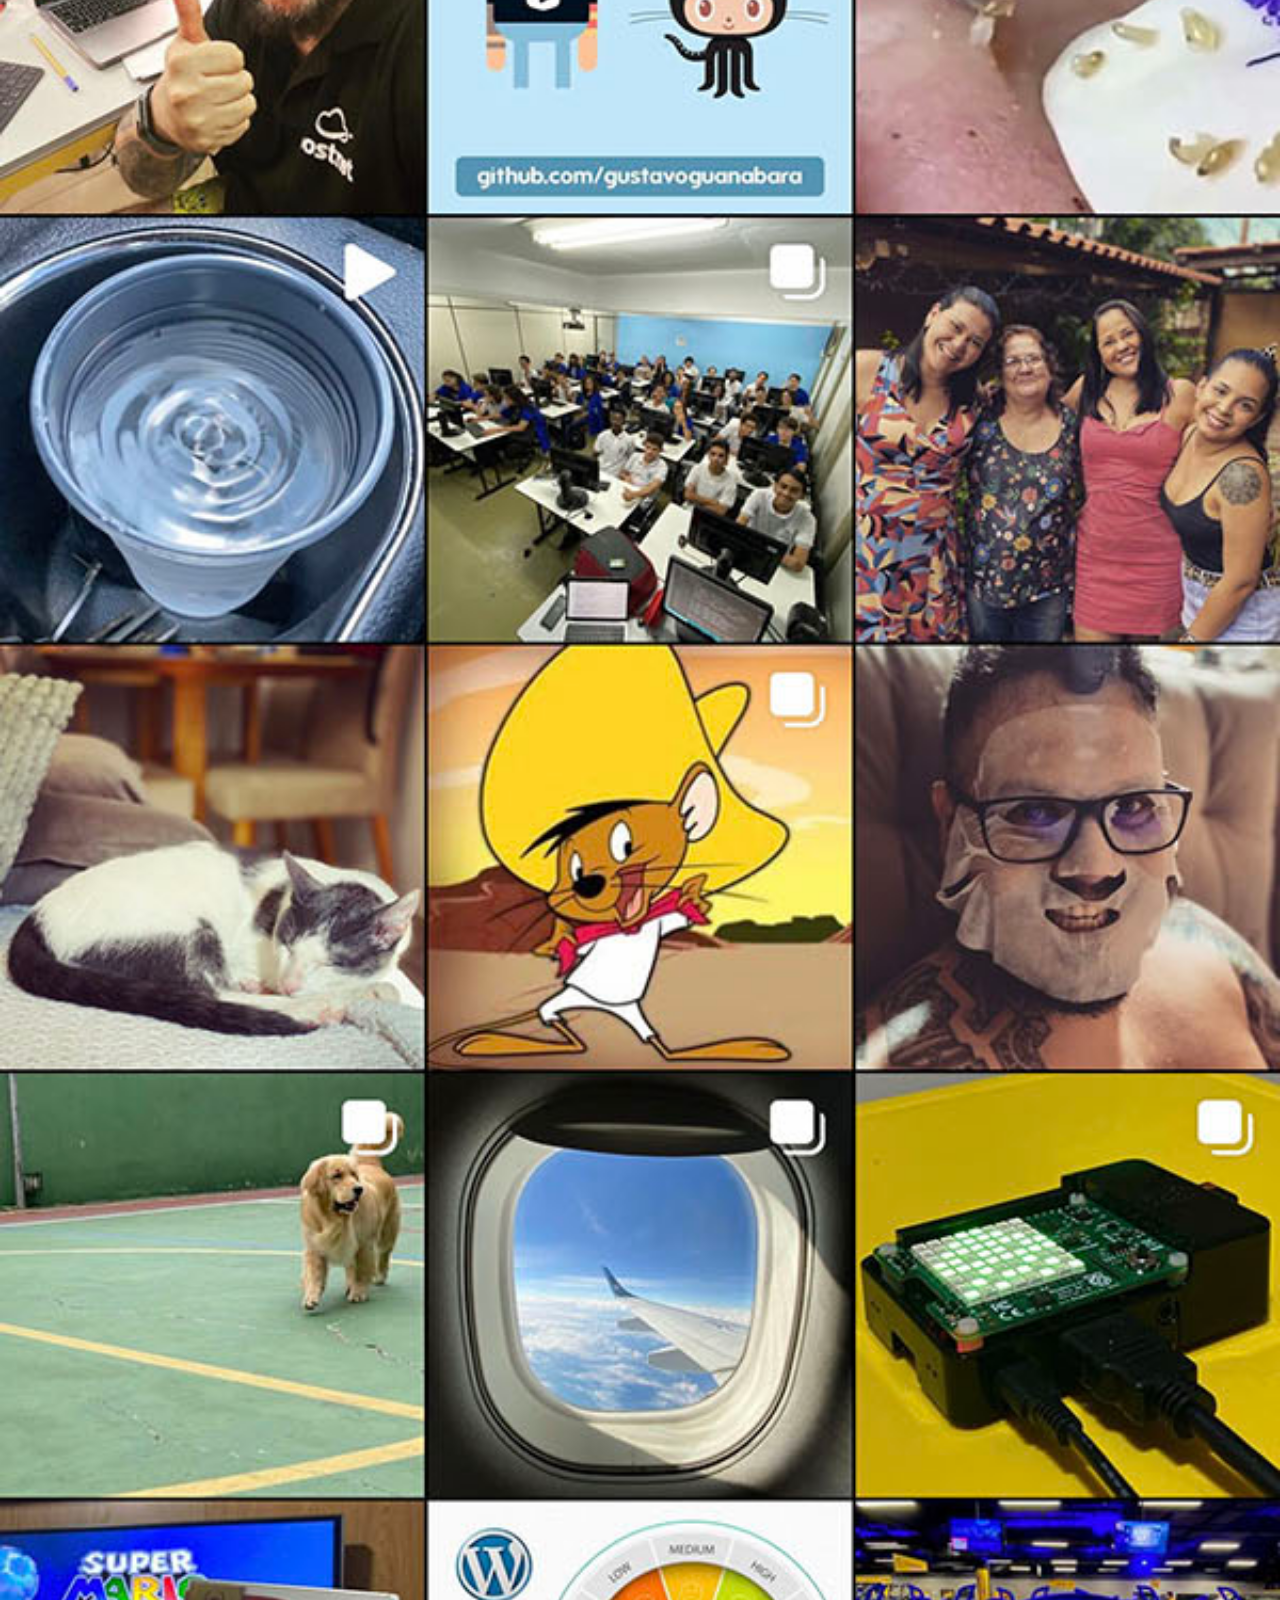
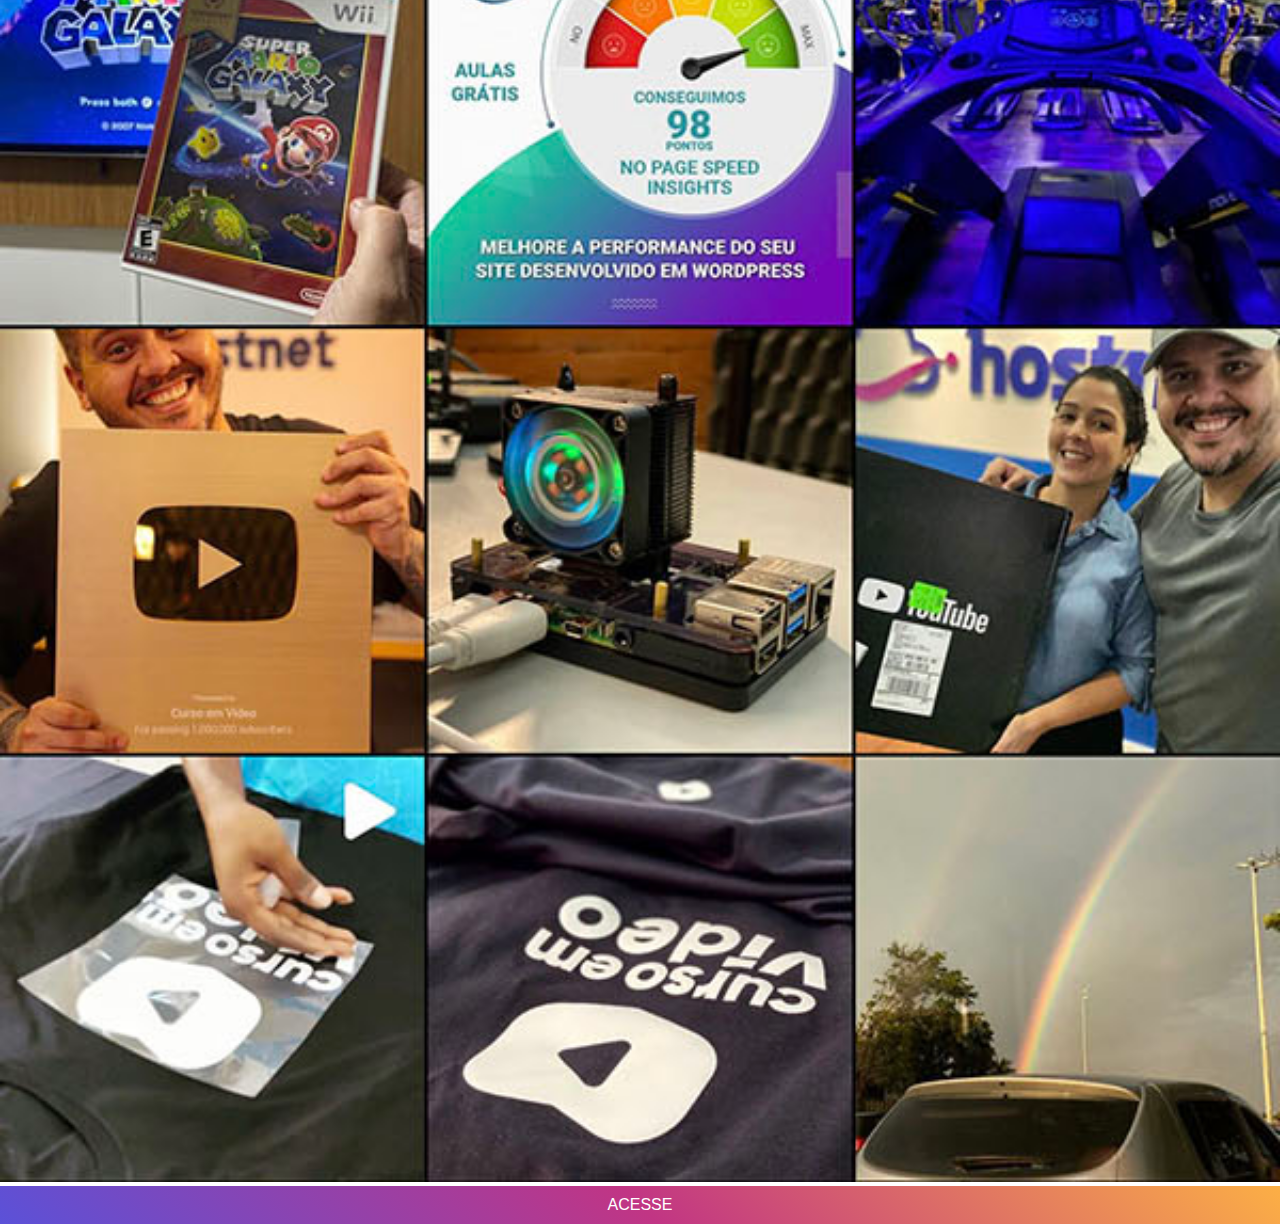
<file: instagram.html>
<!DOCTYPE html>
<html lang="pt-br">
<head>
    <meta charset="UTF-8">
    <meta name="viewport" content="width=device-width, initial-scale=1.0">
    <title>instagram</title>
    <style>
        *{
            margin: 0px;
            padding: 0px;
            border: 0px;
            font-family: Impact, Haettenschweiler, 'Arial Narrow Bold', sans-serif;
        }

        ::-webkit-scrollbar{
            width: 0px;
            height: 0px;
        }
        img{
            width: 100%;
            
        }

        a{
            display: block;
            padding: 10px;
            color: white;
            text-decoration: none;
            text-align: center;
            background-image:linear-gradient(45deg, #5B51D8, #C13584, #FCAF45 ) ;
        }
        a:hover {
            background-image: linear-gradient(45deg,#9a95d7,#c590ad, #ffdfb3 );
            color:#C13584;
            transition: 0.4s;
        }
    </style>
</head>
<body>
    <img src="imagens/tela-instagram.jpg" alt="tela-instagram">
    <a href="https://www.instagram.com/" target="_blank">ACESSE</a>
</body>
</html>
</file>
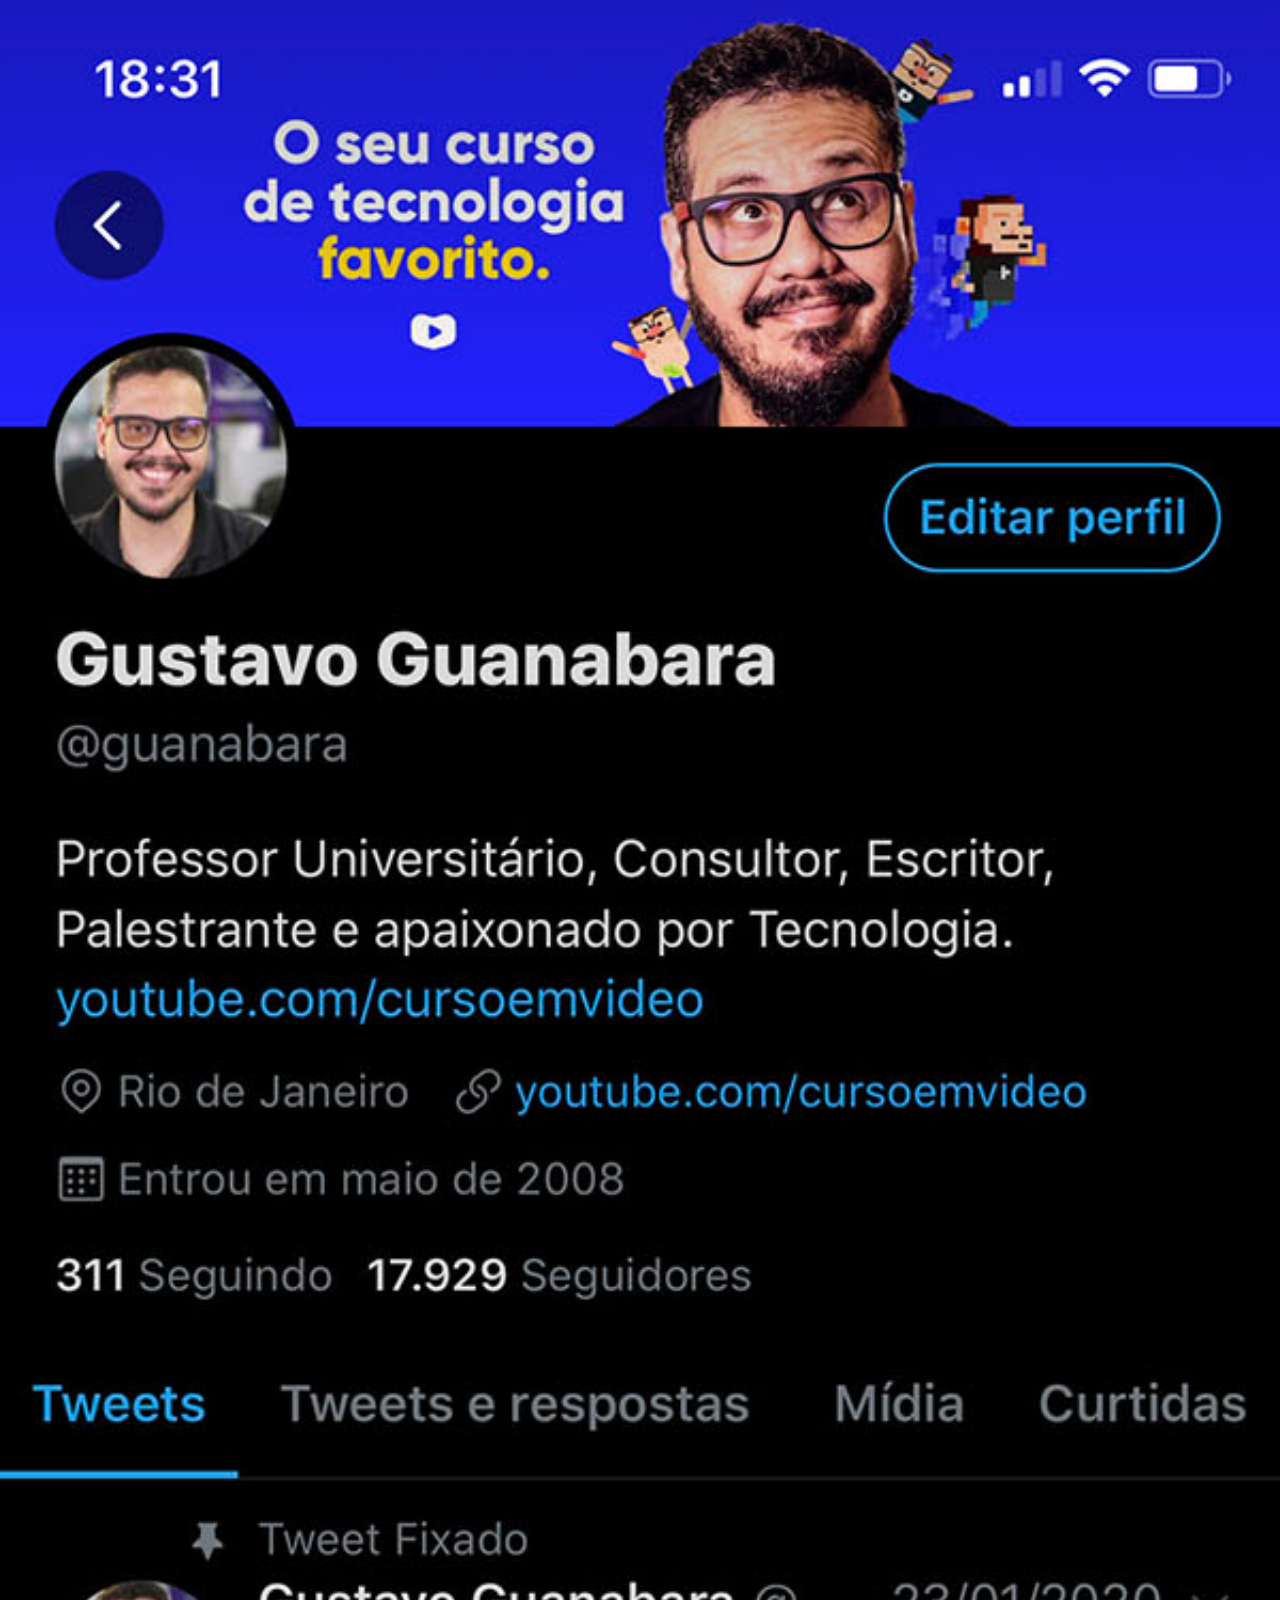
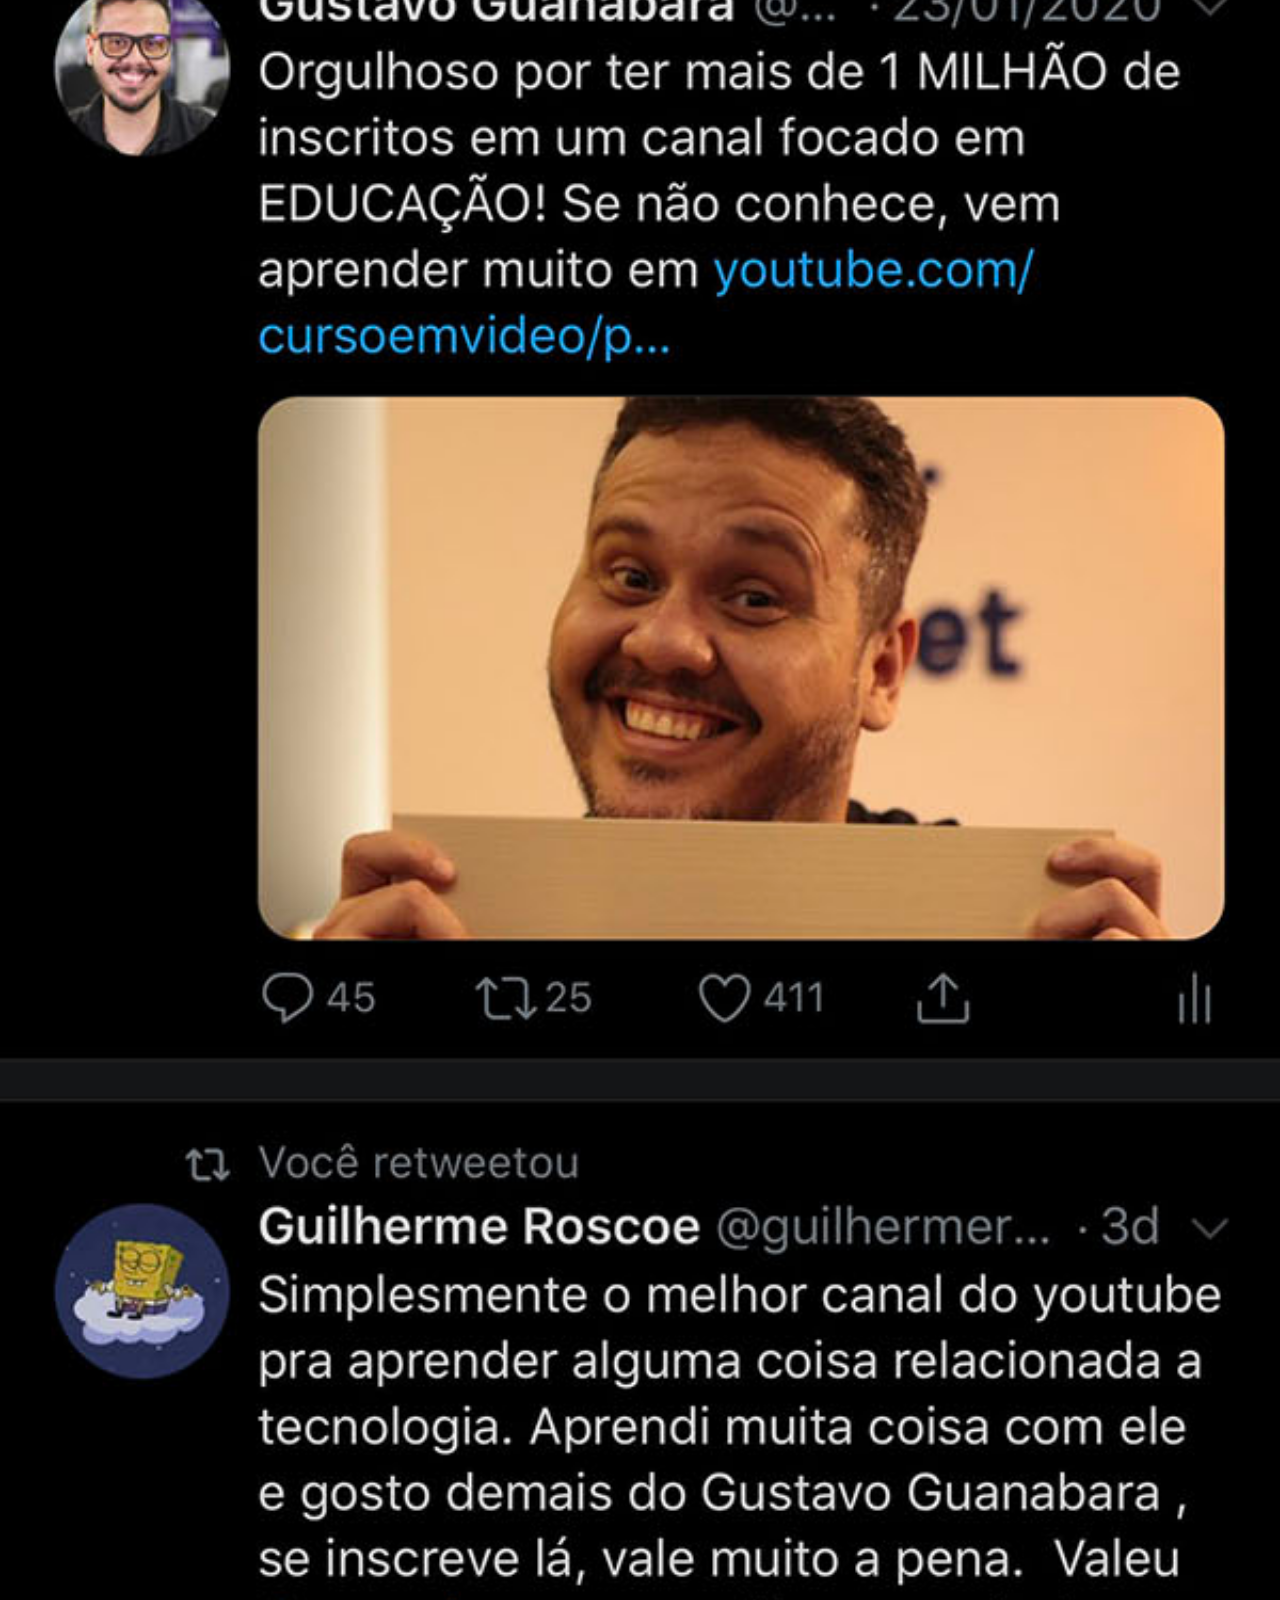
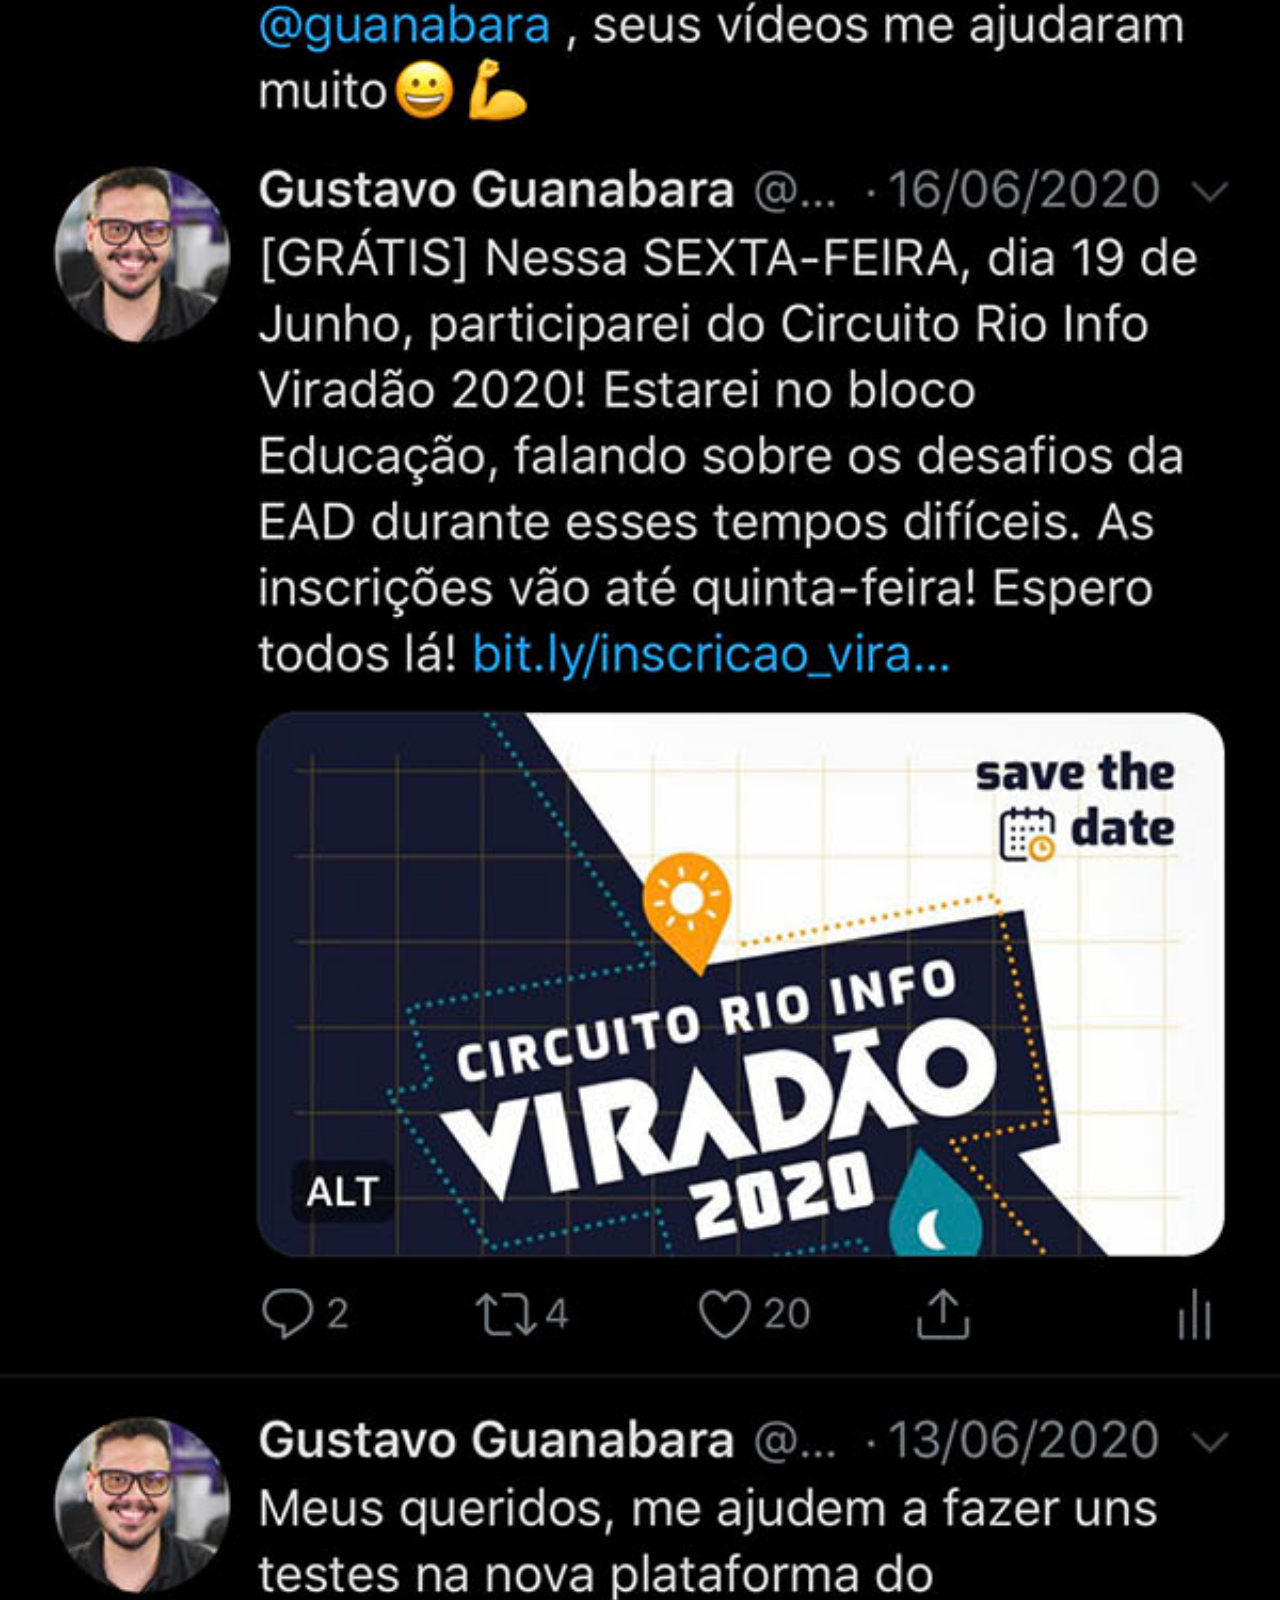
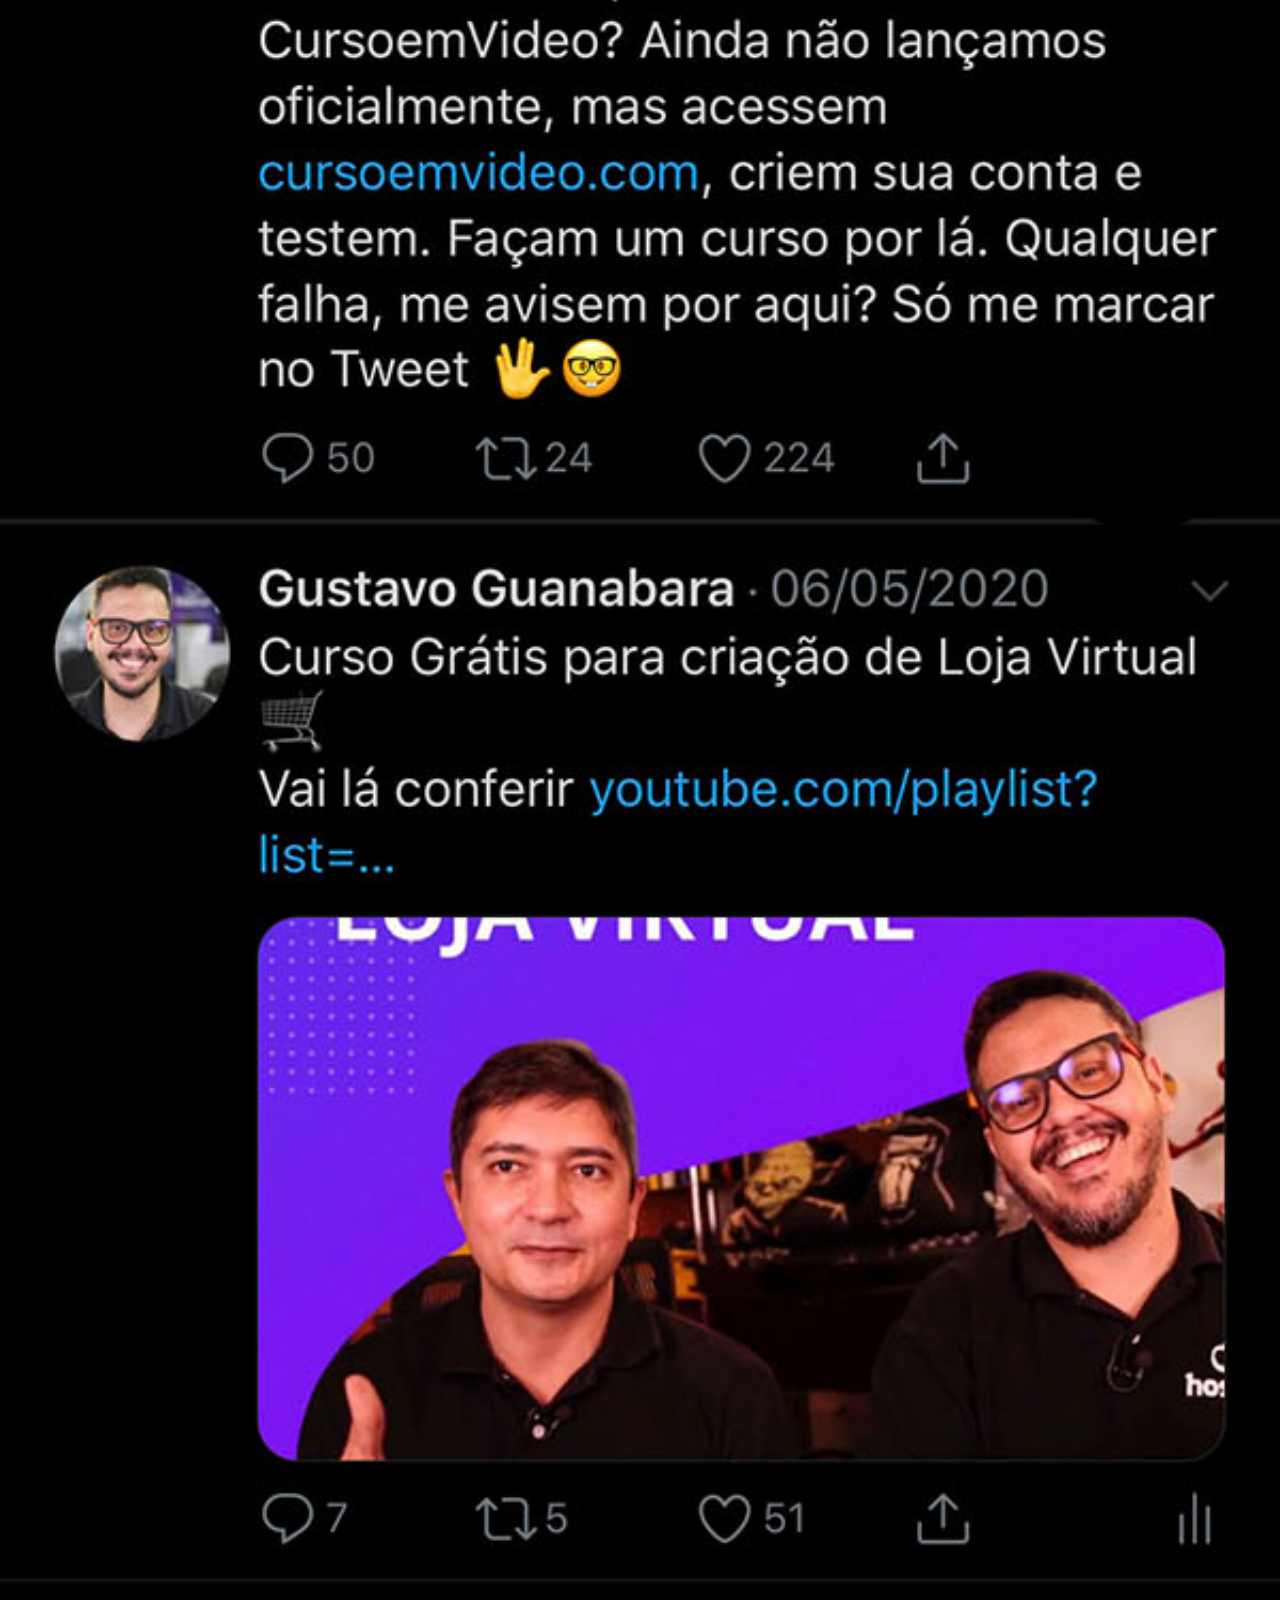
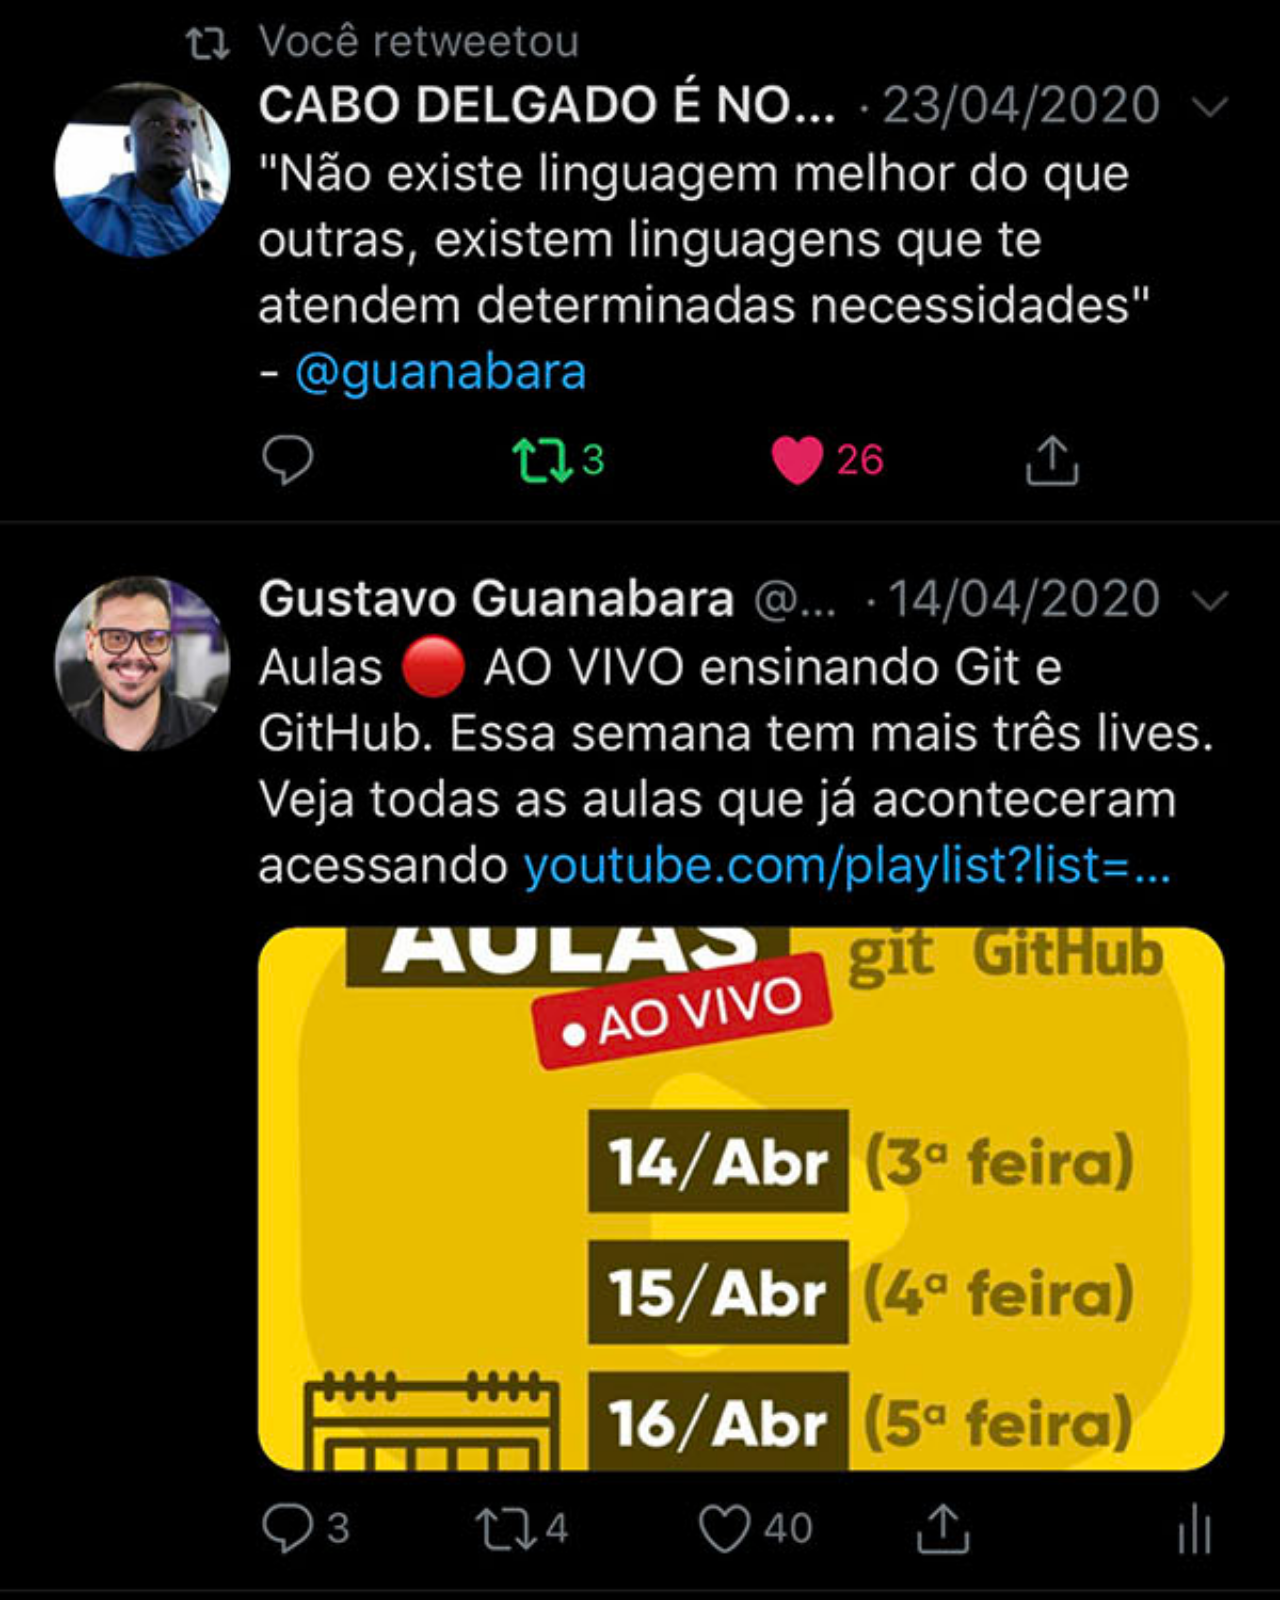
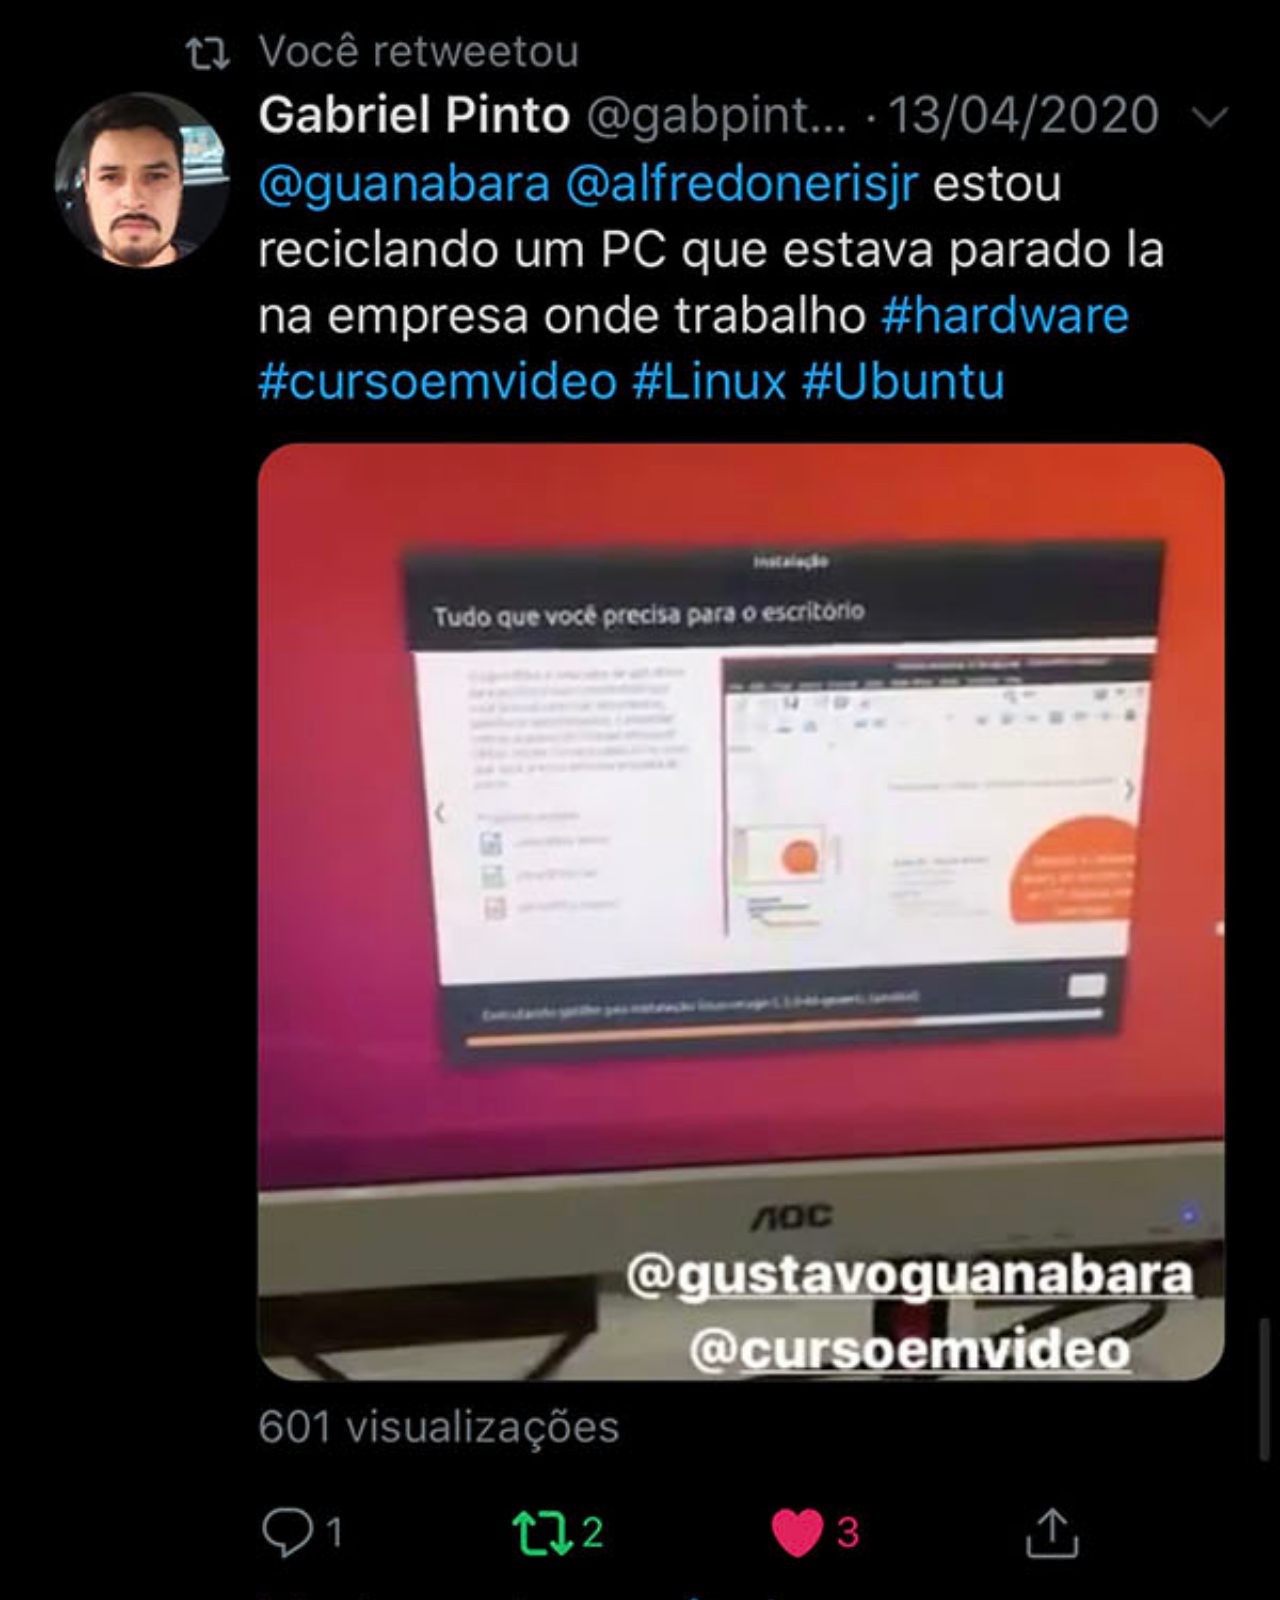
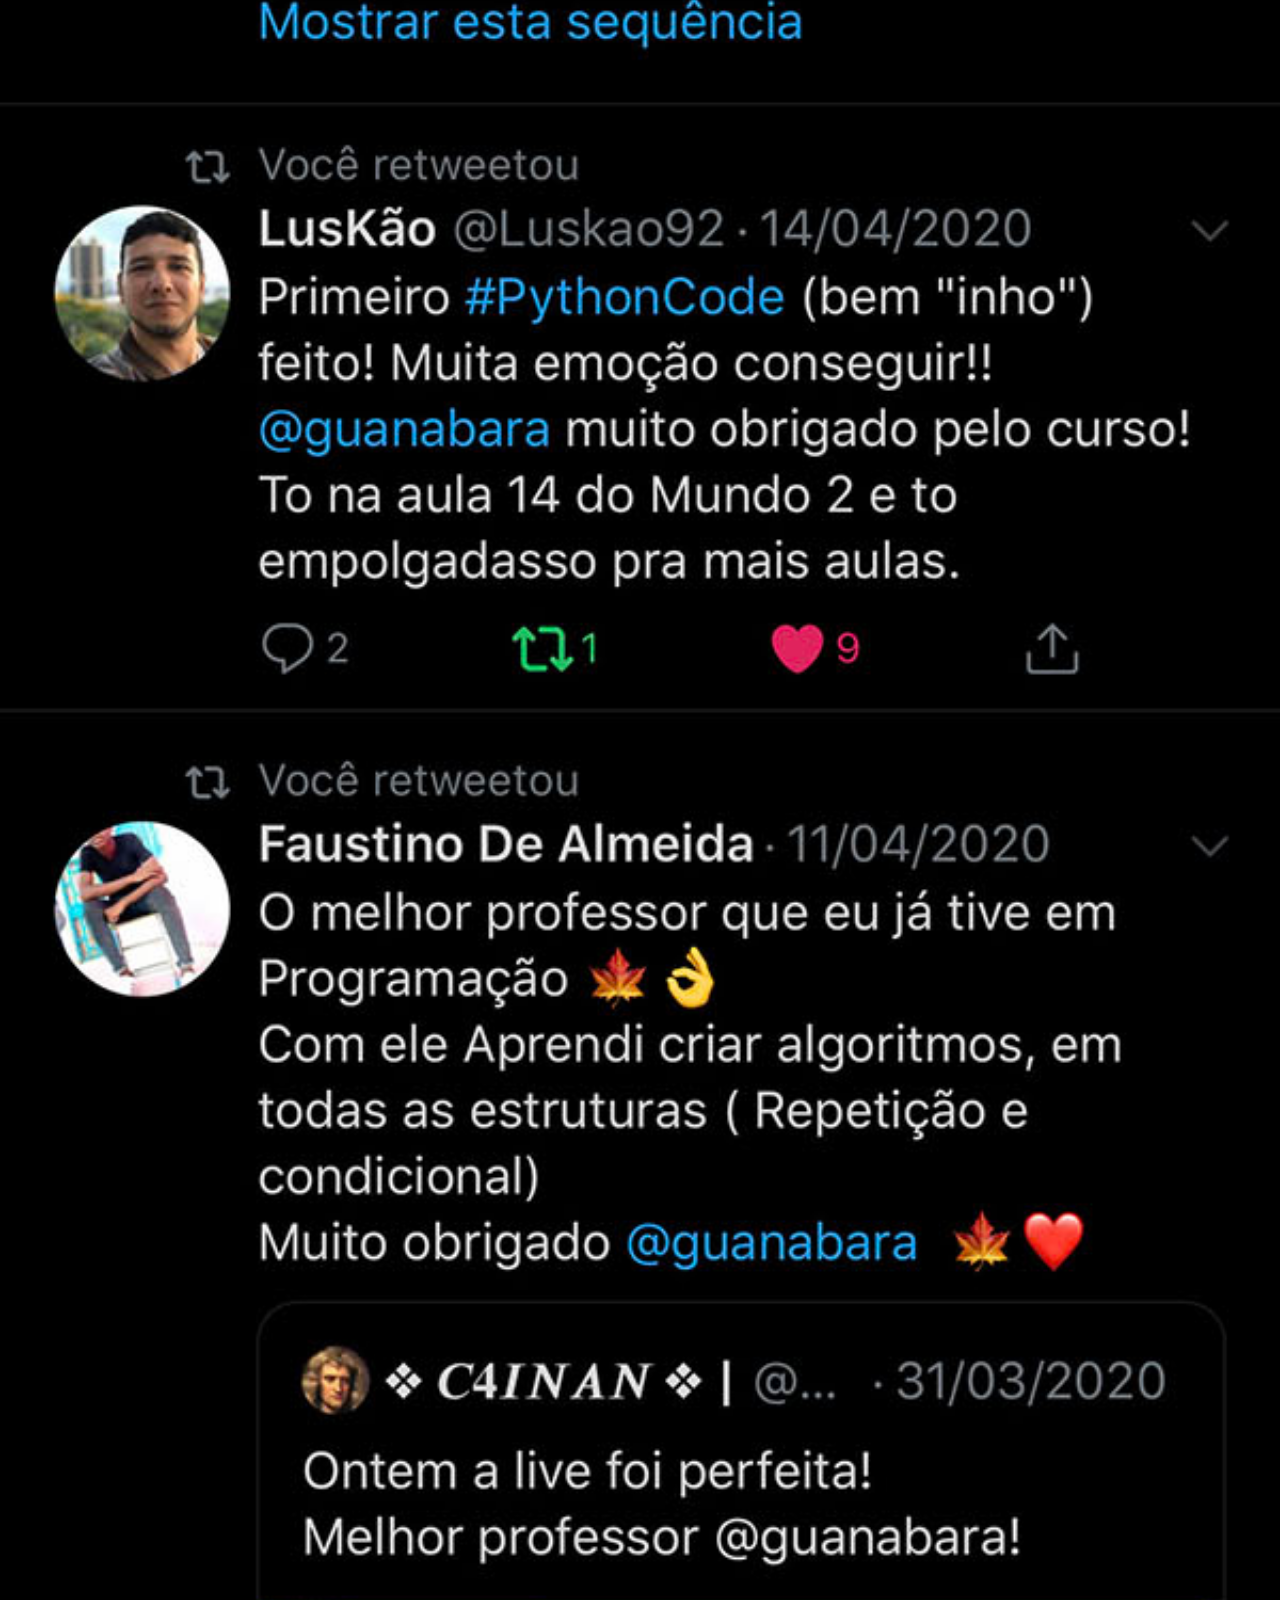
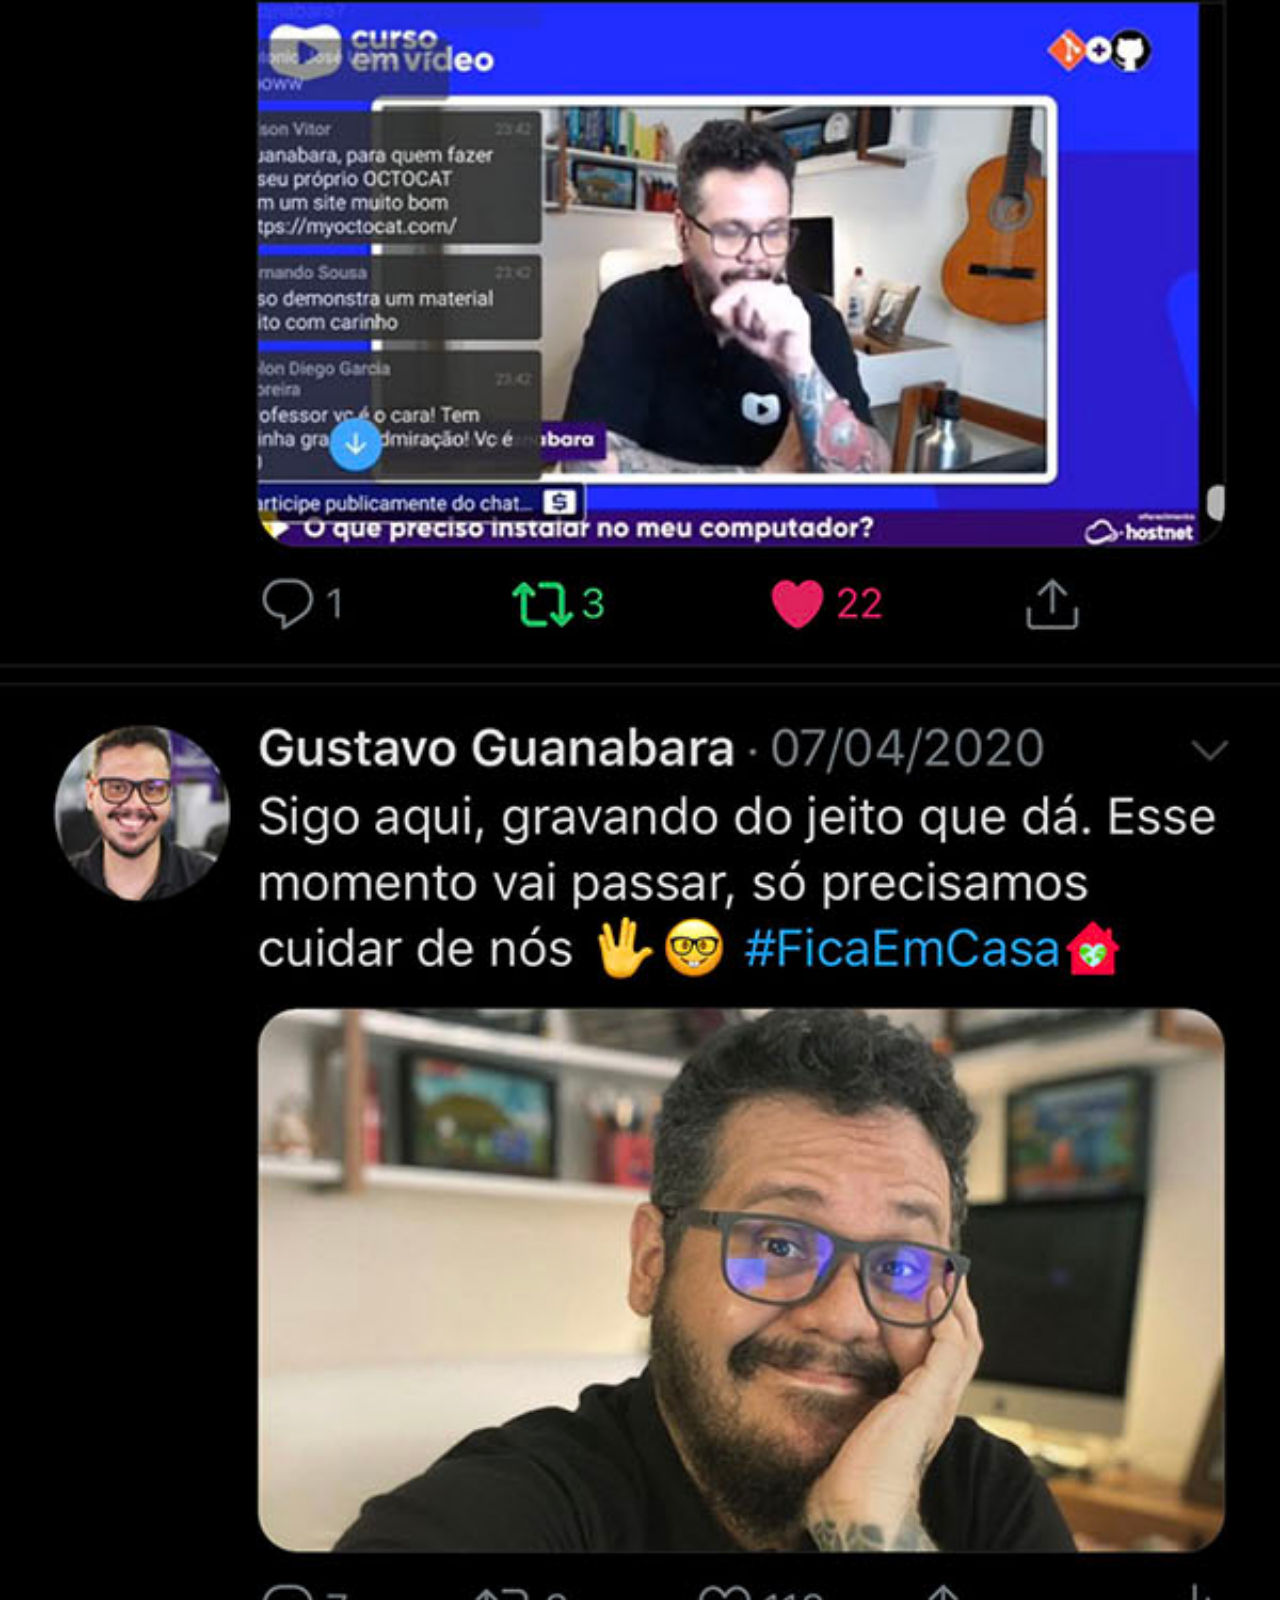
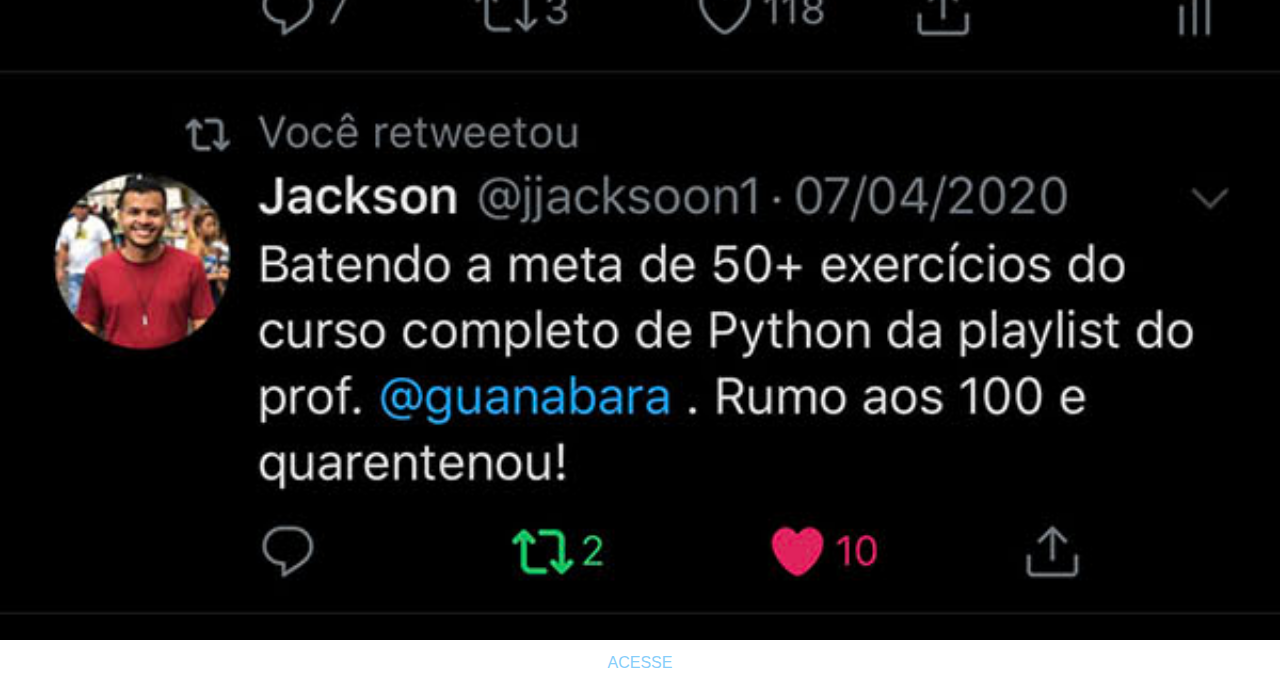
<file: twitter.html>
<!DOCTYPE html>
<html lang="pt-br">
<head>
    <meta charset="UTF-8">
    <meta name="viewport" content="width=device-width, initial-scale=1.0">
    <title>Twitter</title>
    <style>
        *{
            margin: 0px;
            padding: 0px;
            border: 0px;
            font-family: Impact, Haettenschweiler, 'Arial Narrow Bold', sans-serif;
        }
        ::-webkit-scrollbar{
            width: 0px;
            height: 0px;
        }
        img{
            width: 100%;
        }
        a{
            display: block;
            text-align: center;
            text-decoration: none;
            padding: 10px;
            background-color: white;
            color: lightskyblue;
        }
        a:hover{
            background-color: lightskyblue;
            color: white;
            transition: .5s;
        }
    </style>
</head>
<body>
    <img src="imagens/tela-twitter.jpg" alt="Twitter">
    <a href="https://twitter.com" target="_blank">ACESSE</a>
    
</body>
</html>
</file>
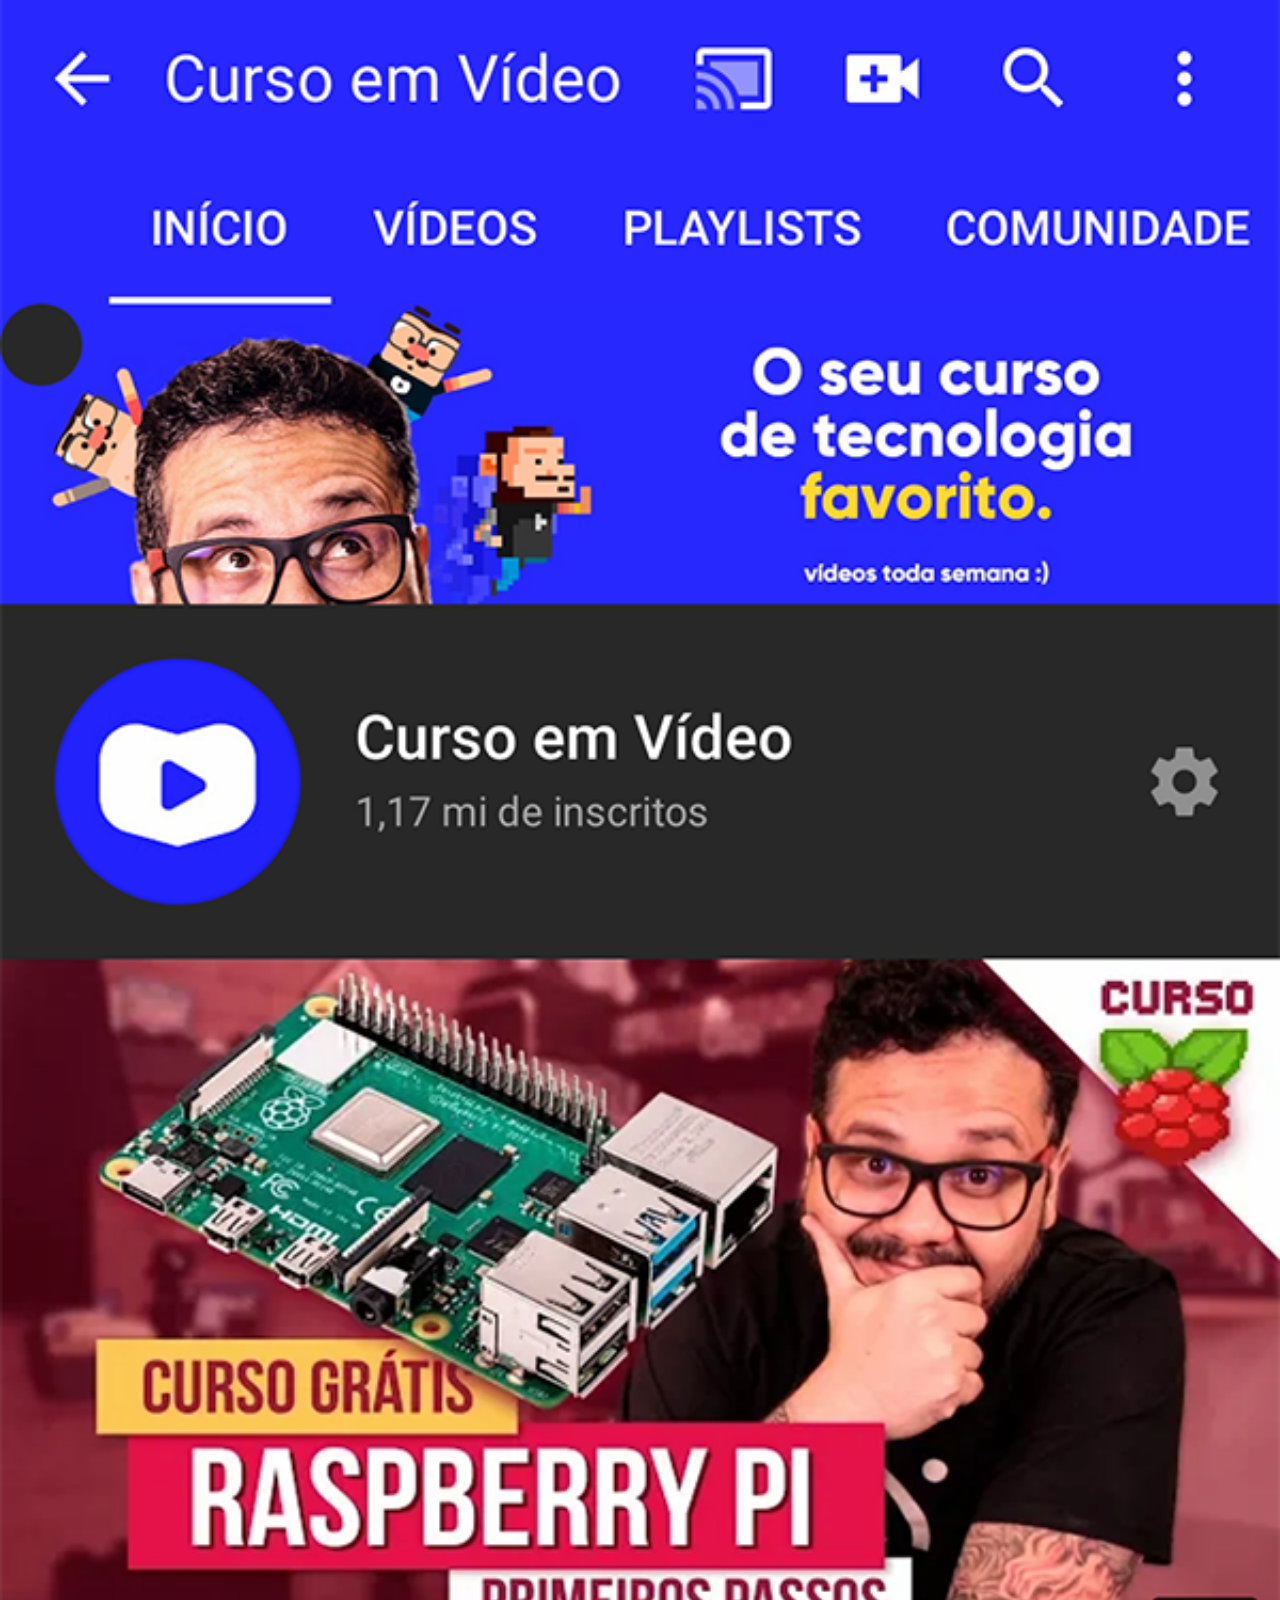
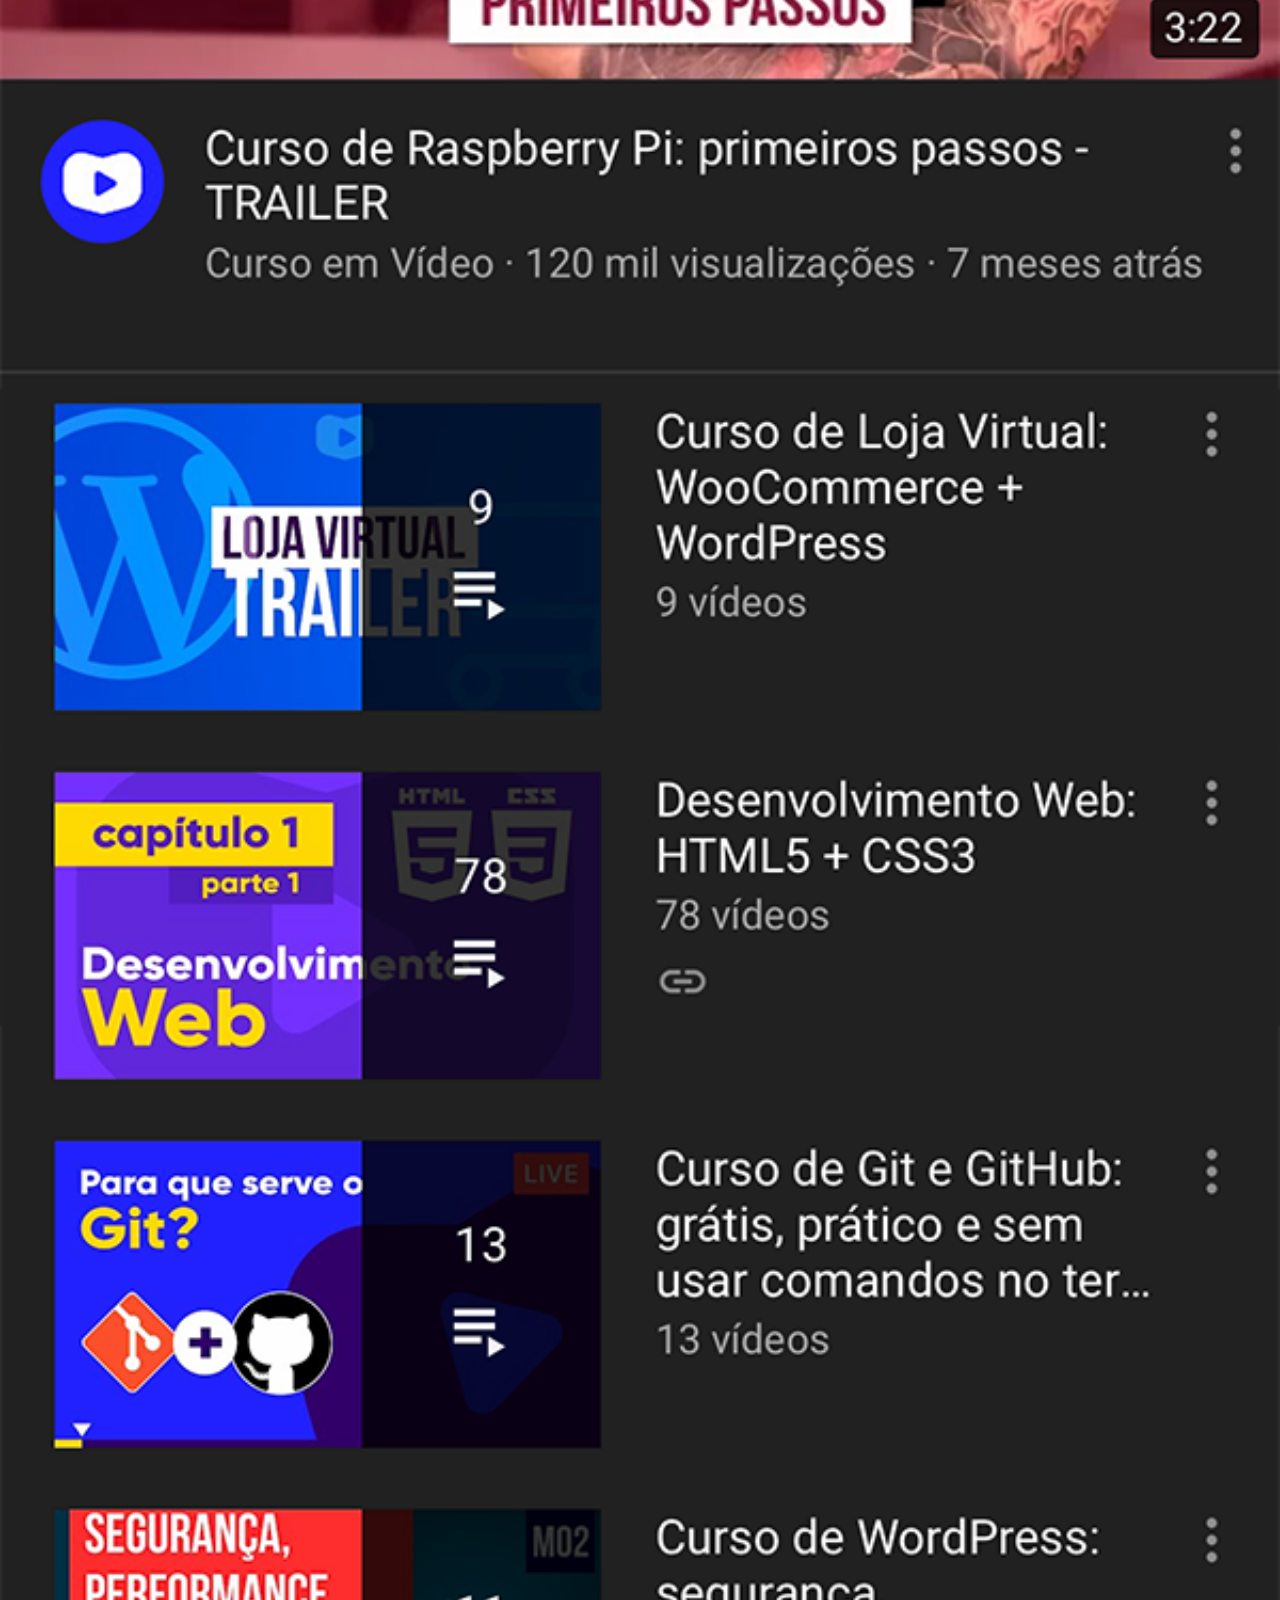
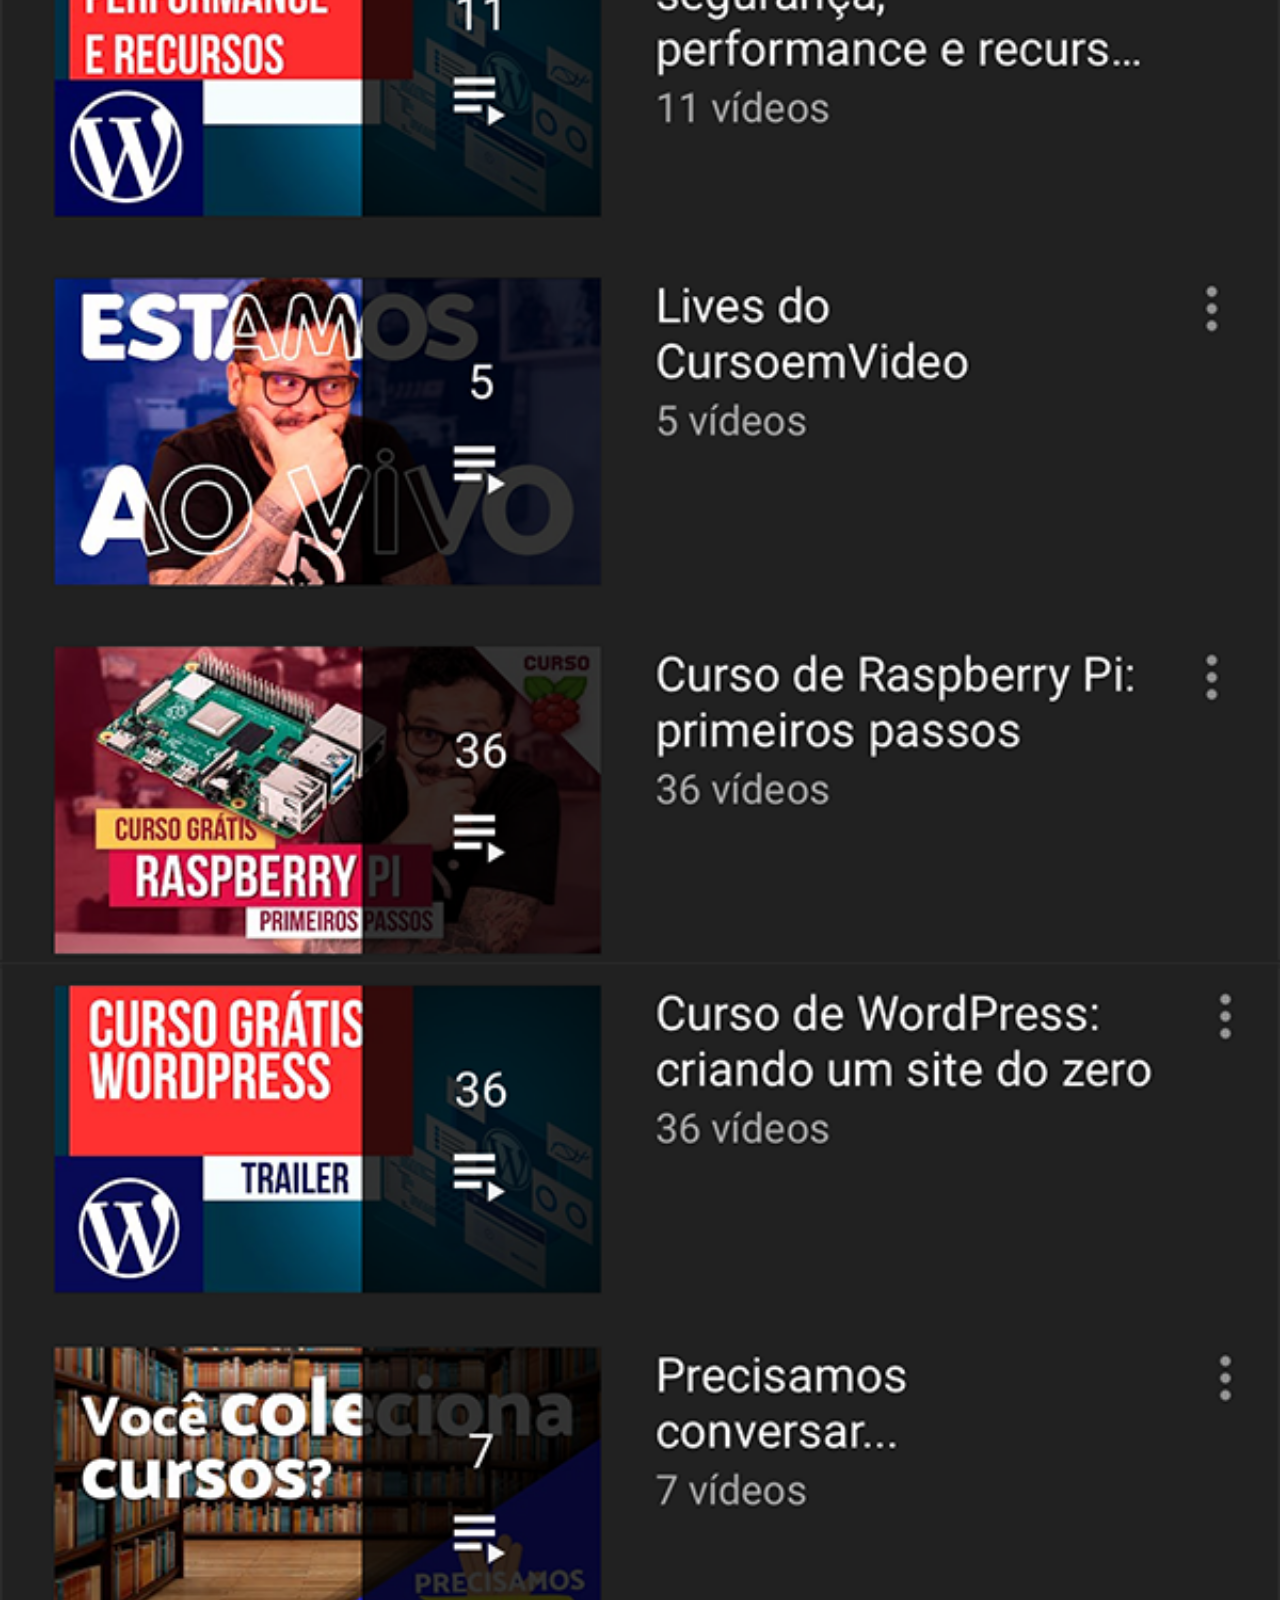
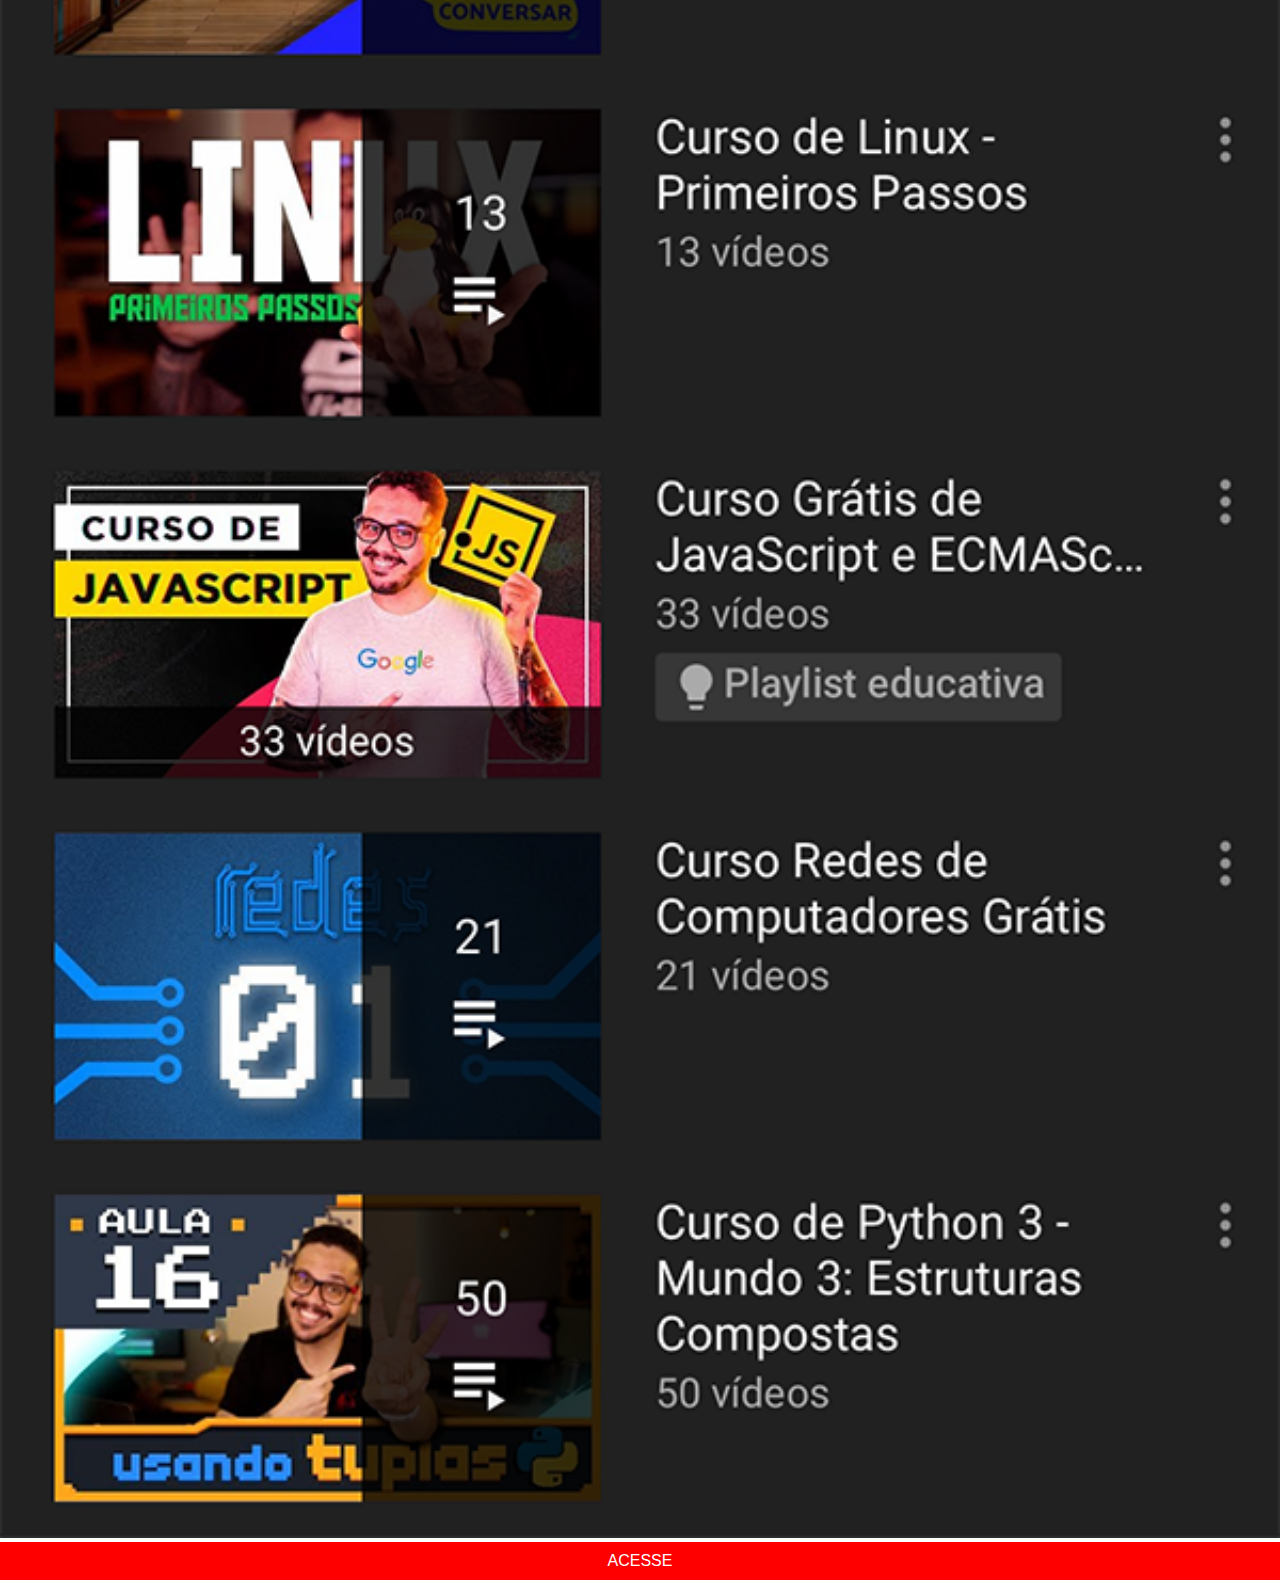
<file: youtube.html>
<!DOCTYPE html>
<html lang="pt-br">
<head>
    <meta charset="UTF-8">
    <meta name="viewport" content="width=device-width, initial-scale=1.0">
    <title>youtube</title>
    <style>
        *{
            margin: 0px;
            padding: 0px;
            font-family: Impact, Haettenschweiler, 'Arial Narrow Bold', sans-serif;
        }
        ::-webkit-scrollbar{
            width: 0px;
            height: 0px;
        }
        img{
            width: 100%;

        }
        a {
            display: block;
            text-align: center;
            color:white;
            padding: 10px;
            text-decoration: none;
            background-color: red;
            }
        a:hover {
            background-color: white;
            color: red;
            transition: background-color 0.5s, color 0.5s;
        }
    </style>
</head>
<body>
    <img src="imagens/tela-youtube.png" alt="Youtube">
    <a href="https://www.youtube.com.br/cursoemvideo" target="_blank">ACESSE</a>
</body>
</html>
</file>
<file: estilos/style.css>
@charset "UTF-8";

*{
    margin: 0px;
    padding: 0px;
    font-family: Arial, Helvetica, sans-serif;
}

html,body {
    height: 100%;
    width: 100%;
    background-color: black;  
}
body{
    background: url('../imagens/fundo-madeira.jpg') no-repeat top center; 
    background-size: cover;
    background-attachment: fixed;
}

main {
    position: relative;
    height: 100vh;
}

section#telefone{
    position: absolute;
    top: 50%;
    left: 50%;
    transform: translate(-50% ,-50%);

    height: 627px;
    width: 311px;
    background: url('../imagens/frame-iphone.png') no-repeat;
    }
iframe#tela {
    position: relative;
    width: 270px;
    height: 473px;
    top: 79.5px;
    left: 21px;

}
#redes-sociais {
    text-align: right;
}

#redes-sociais img{
    width: 50px;
    margin: 10px;
    border-radius: 50%;
    box-shadow: 2px 2px 10px rgba(0, 0, 0, 0.638);
    
}
#redes-sociais  img:hover{
    border: solid white 2px;
    box-shadow: 10px 10px 20px black;
    transform: translate(-3px , 3px) ;
    transition: transform .3s,border 1s;
    
}

#redes-sociais > a {
    position: relative;
    background-size: cover;
    width: 20px;
    
    
}
</file>
